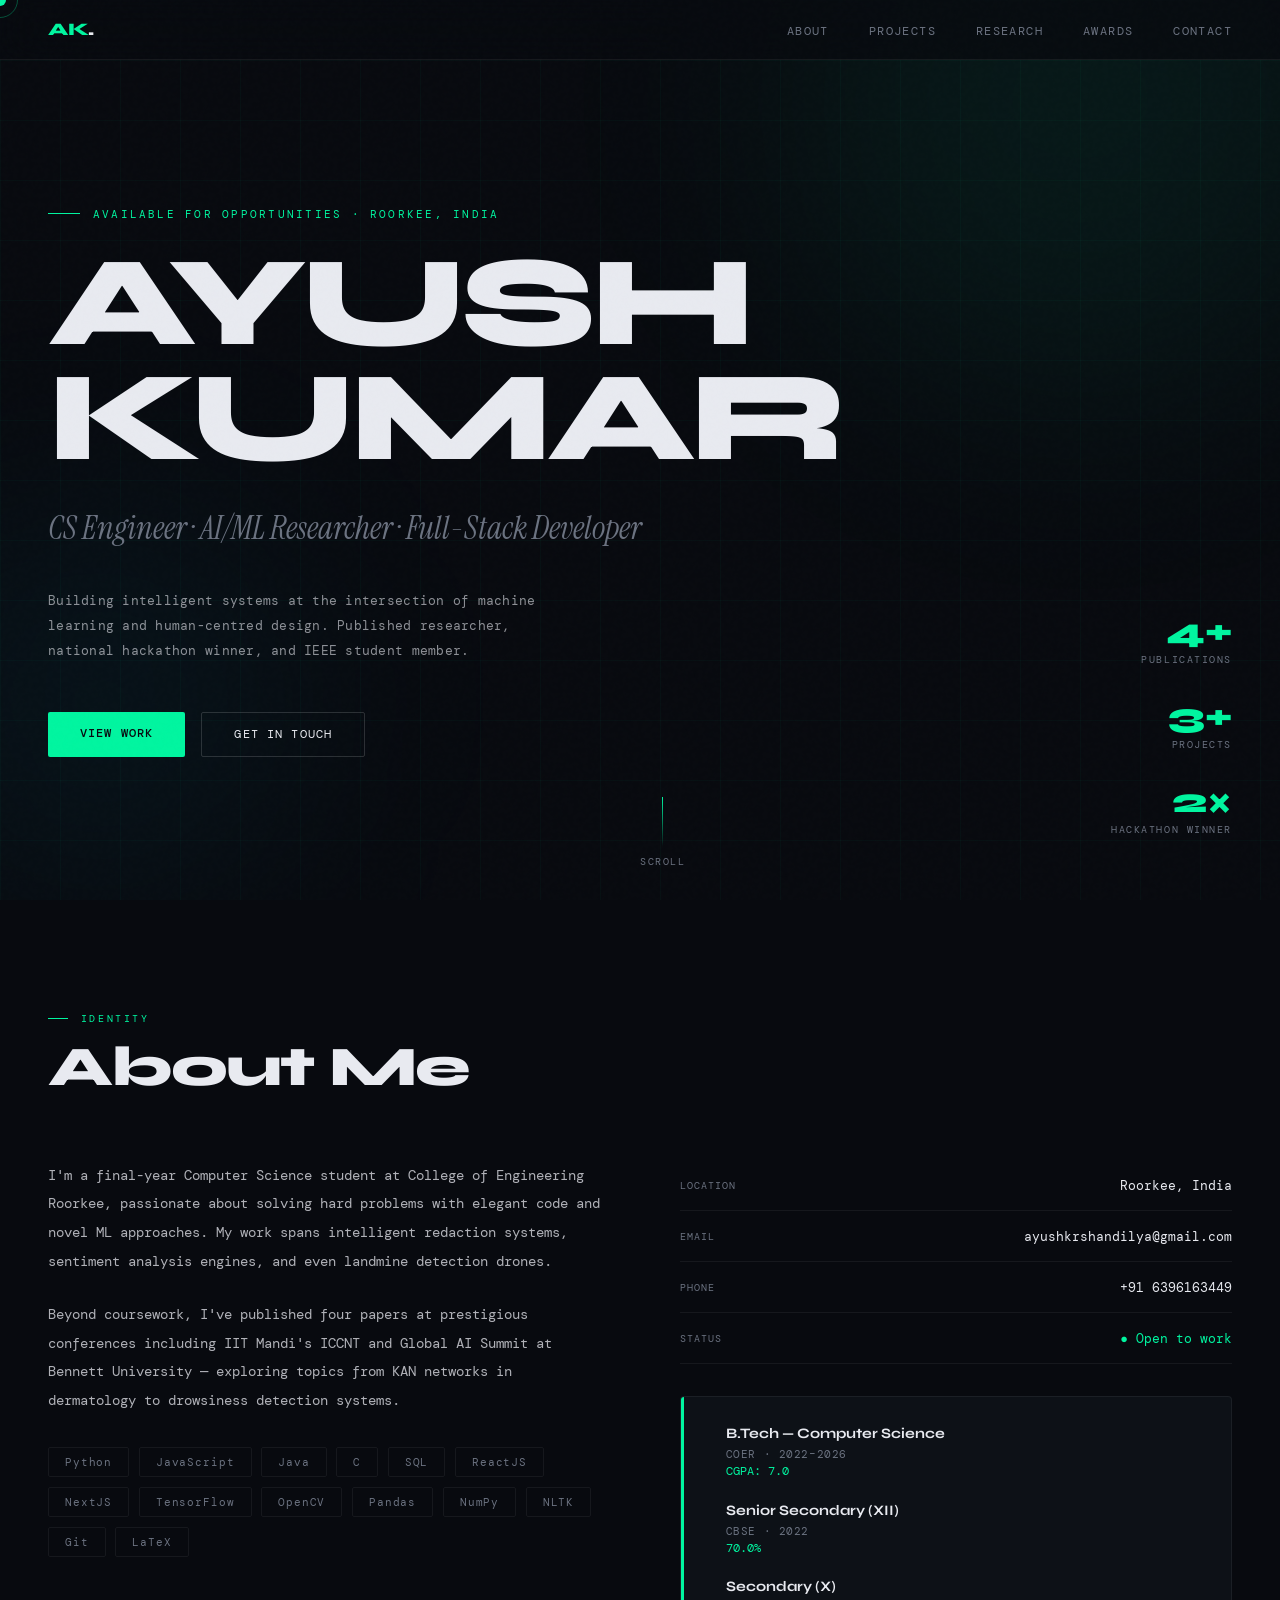
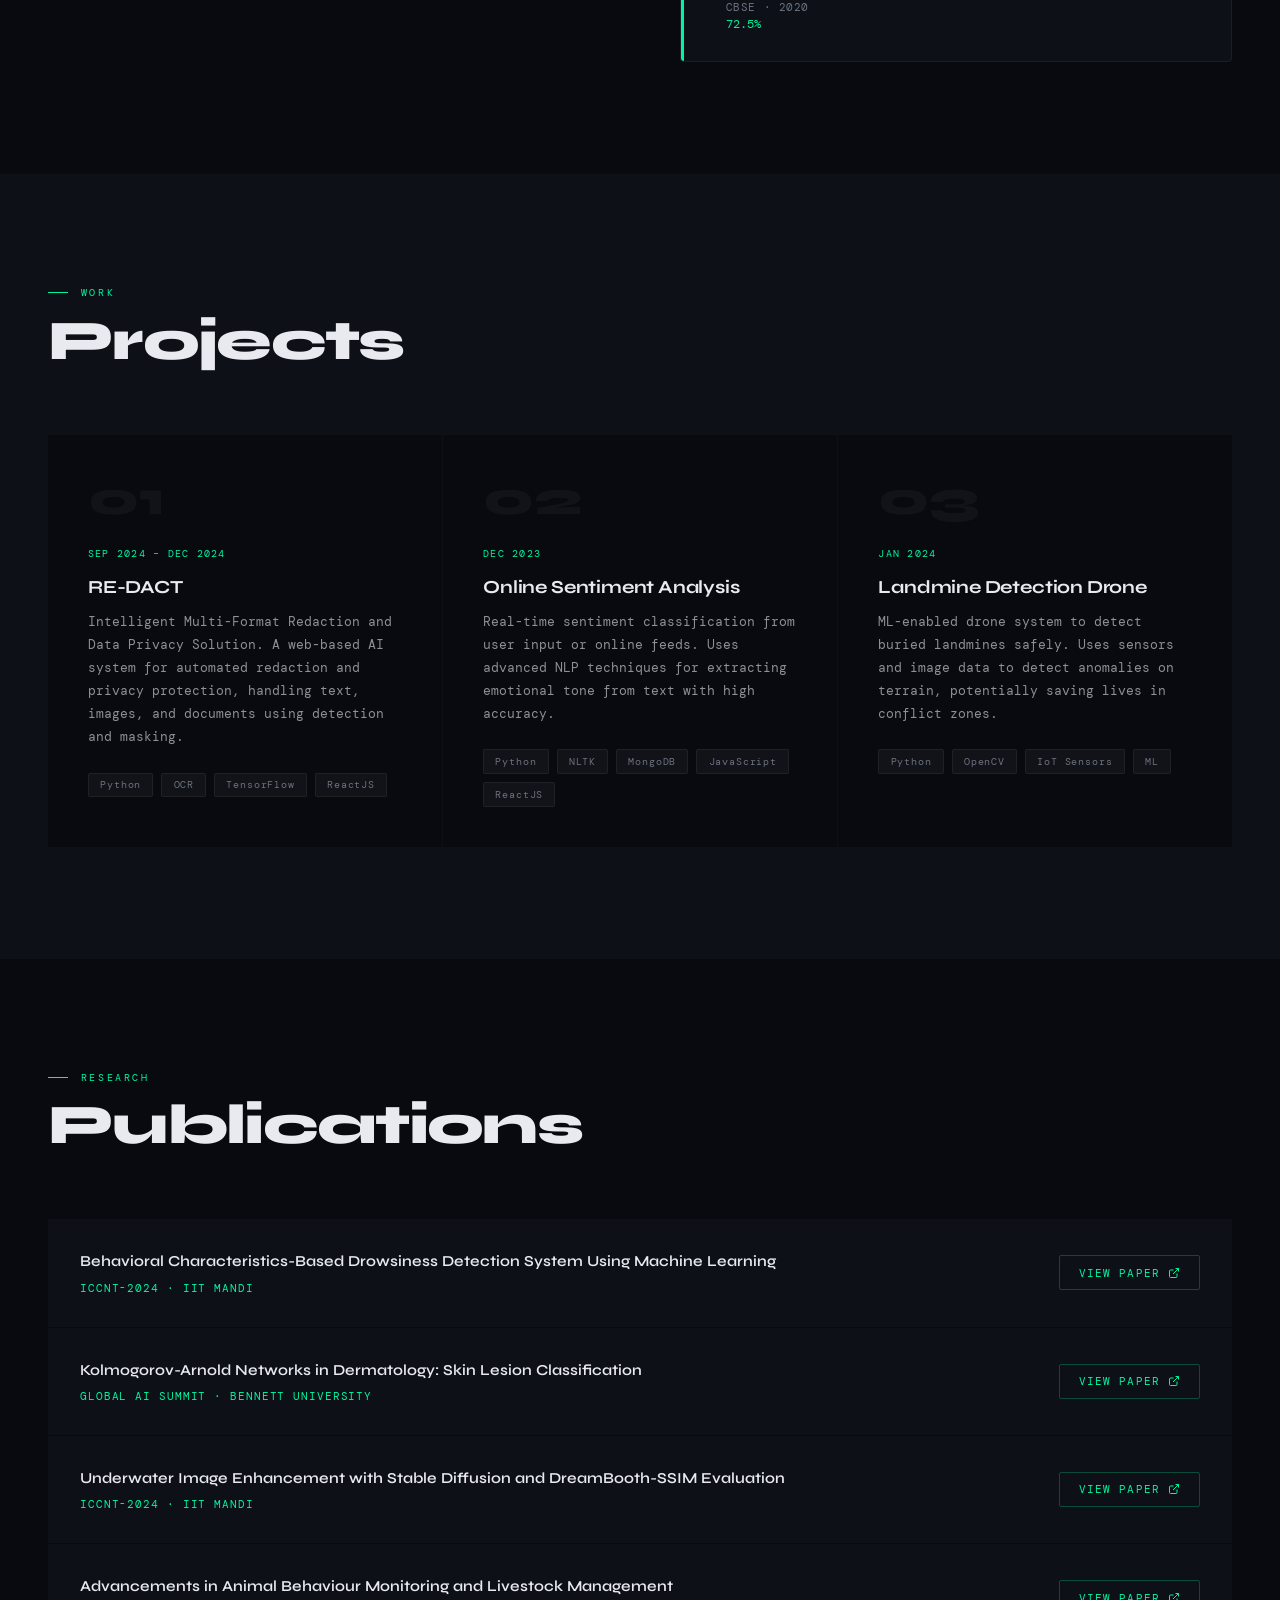
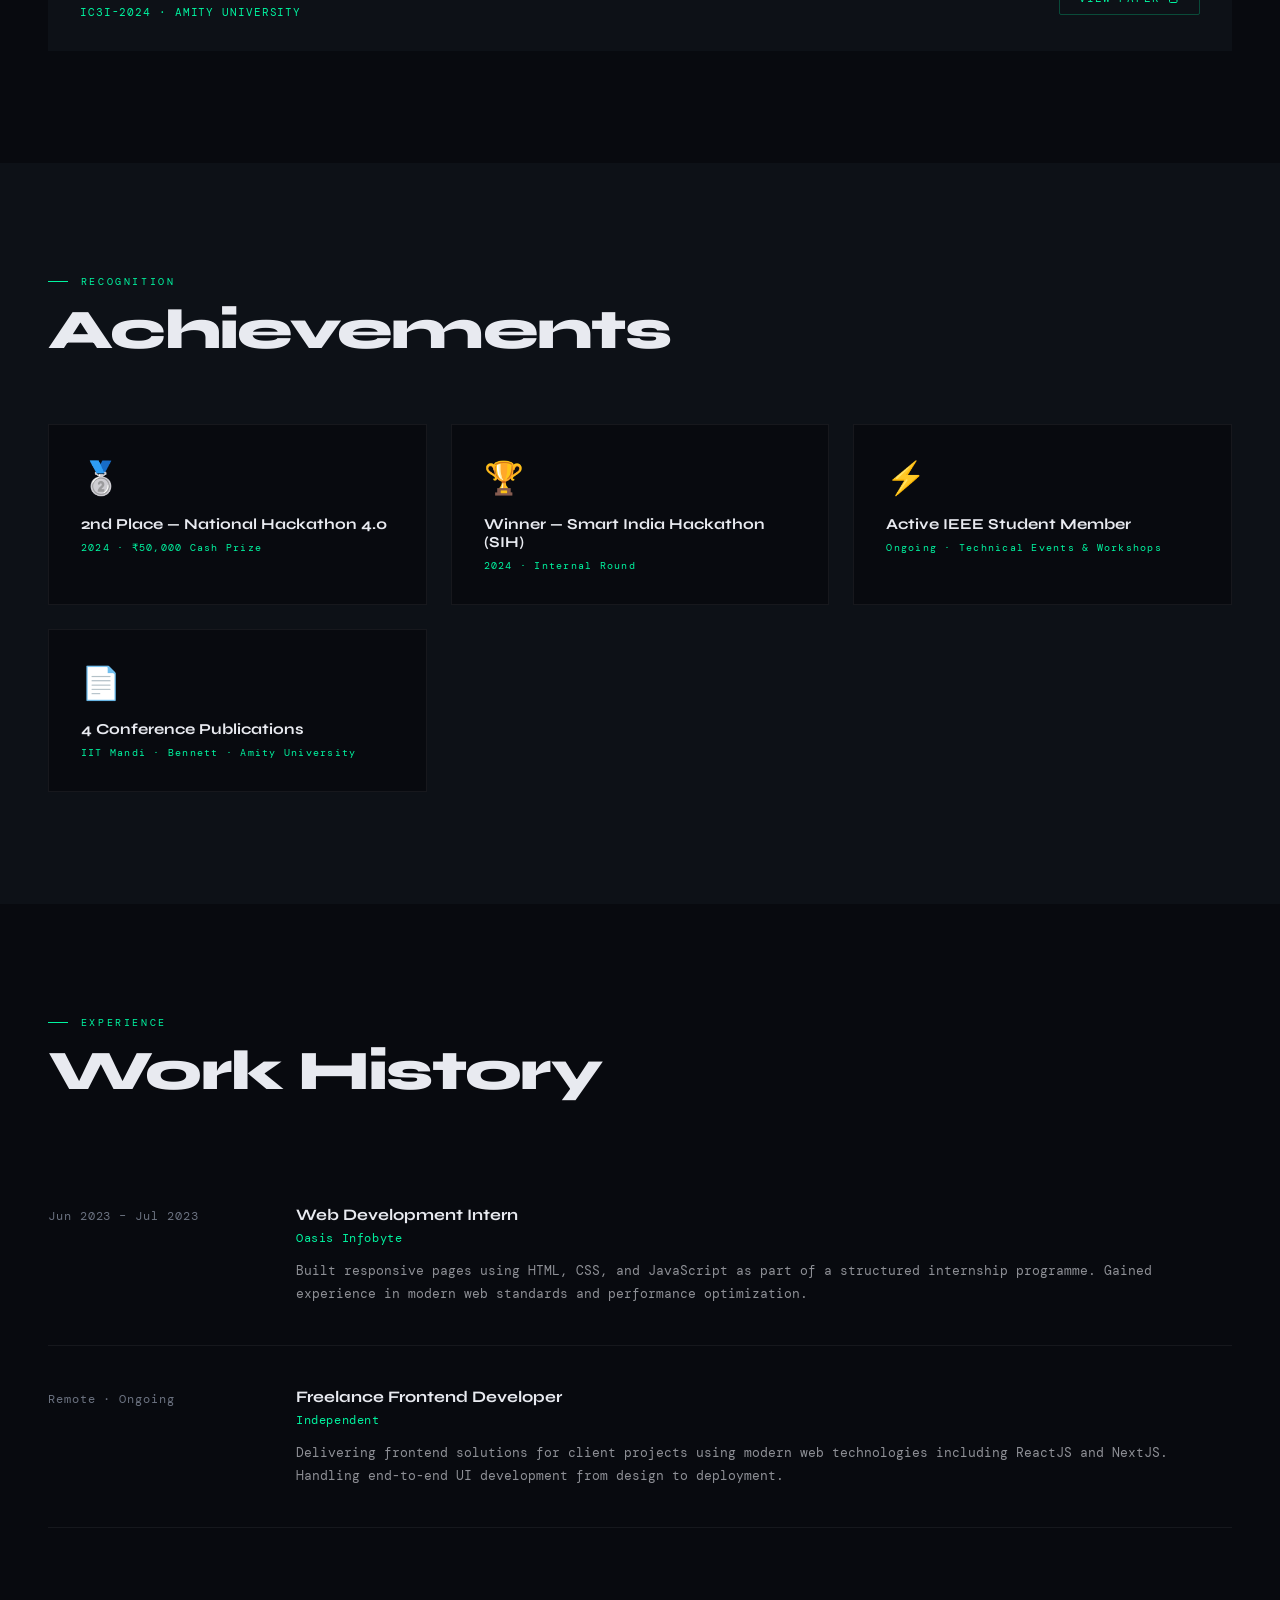
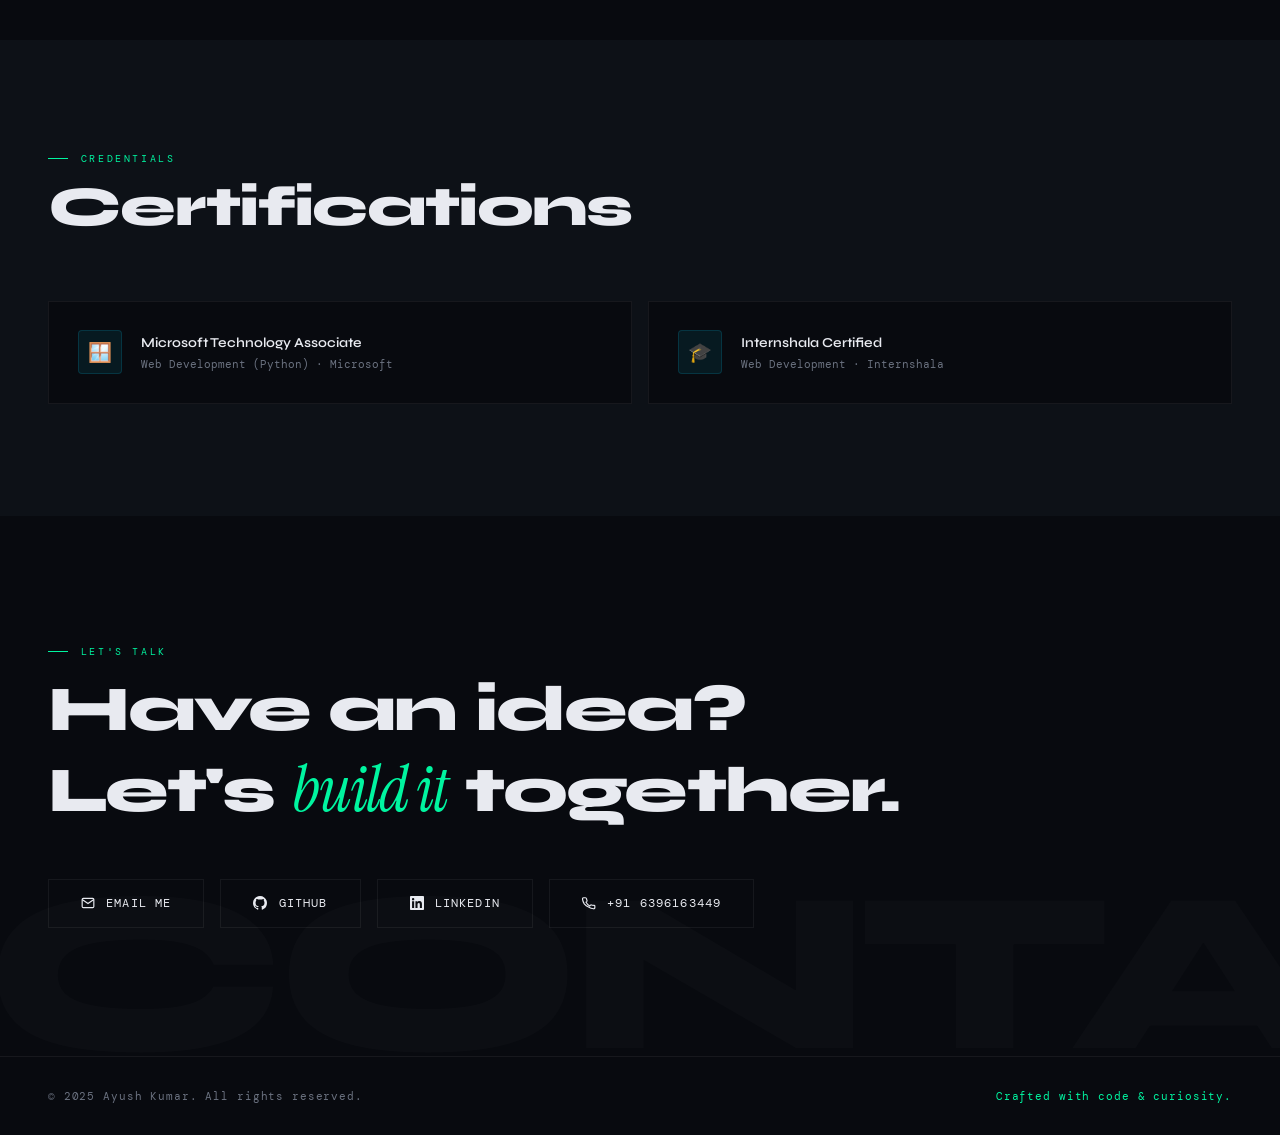
<file: index.html>
<!DOCTYPE html>
<html lang="en">
<head>
<meta charset="UTF-8">
<meta name="viewport" content="width=device-width, initial-scale=1.0">
<title>Ayush Kumar — Portfolio</title>
<link href="https://fonts.googleapis.com/css2?family=Syne:wght@400;600;700;800&family=DM+Mono:ital,wght@0,300;0,400;1,300&family=Instrument+Serif:ital@0;1&display=swap" rel="stylesheet">
<link rel="stylesheet" href="style.css">
</head>
<body>

<div class="cursor" id="cursor"></div>
<div class="cursor-trail" id="trail"></div>
<div class="progress-line" id="progress"></div>

<!-- NAV -->
<nav>
  <a class="nav-logo" href="#">AK<span style="color:var(--text)">.</span></a>
  <ul class="nav-links">
    <li><a href="#about">About</a></li>
    <li><a href="#projects">Projects</a></li>
    <li><a href="#publications">Research</a></li>
    <li><a href="#achievements">Awards</a></li>
    <li><a href="#contact">Contact</a></li>
  </ul>
</nav>

<!-- HERO -->
<section id="hero">
  <div class="hero-bg-orb orb1"></div>
  <div class="hero-bg-orb orb2"></div>

  <p class="hero-tag">Available for opportunities · Roorkee, India</p>

  <h1 class="hero-name">
    <span class="line"><span>AYUSH</span></span>
    <span class="line"><span>KUMAR</span></span>
  </h1>

  <p class="hero-subtitle">CS Engineer · AI/ML Researcher · Full-Stack Developer</p>

  <p class="hero-desc">
    Building intelligent systems at the intersection of machine learning and human-centred design.
    Published researcher, national hackathon winner, and IEEE student member.
  </p>

  <div class="hero-cta">
    <a href="#projects" class="btn btn-primary">View Work</a>
    <a href="mailto:ayushkrshandilya@gmail.com" class="btn btn-outline">Get in Touch</a>
  </div>

  <div class="hero-stats">
    <div class="stat">
      <div class="stat-num">4+</div>
      <div class="stat-label">Publications</div>
    </div>
    <div class="stat">
      <div class="stat-num">3+</div>
      <div class="stat-label">Projects</div>
    </div>
    <div class="stat">
      <div class="stat-num">2×</div>
      <div class="stat-label">Hackathon Winner</div>
    </div>
  </div>

  <div class="scroll-hint">
    <div class="scroll-line"></div>
    Scroll
  </div>
</section>

<!-- ABOUT -->
<section id="about">
  <p class="section-tag reveal">Identity</p>
  <h2 class="section-title reveal">About Me</h2>
  <div class="about-grid">
    <div class="about-text reveal">
      <p>I'm a final-year Computer Science student at College of Engineering Roorkee, passionate about solving hard problems with elegant code and novel ML approaches. My work spans intelligent redaction systems, sentiment analysis engines, and even landmine detection drones.</p>
      <p>Beyond coursework, I've published four papers at prestigious conferences including IIT Mandi's ICCNT and Global AI Summit at Bennett University — exploring topics from KAN networks in dermatology to drowsiness detection systems.</p>
      <div class="about-skills">
        <span class="skill-chip">Python</span>
        <span class="skill-chip">JavaScript</span>
        <span class="skill-chip">Java</span>
        <span class="skill-chip">C</span>
        <span class="skill-chip">SQL</span>
        <span class="skill-chip">ReactJS</span>
        <span class="skill-chip">NextJS</span>
        <span class="skill-chip">TensorFlow</span>
        <span class="skill-chip">OpenCV</span>
        <span class="skill-chip">Pandas</span>
        <span class="skill-chip">NumPy</span>
        <span class="skill-chip">NLTK</span>
        <span class="skill-chip">Git</span>
        <span class="skill-chip">LaTeX</span>
      </div>
    </div>
    <div class="reveal">
      <div class="about-info">
        <div class="info-row">
          <span class="label">Location</span>
          <span class="val">Roorkee, India</span>
        </div>
        <div class="info-row">
          <span class="label">Email</span>
          <span class="val">ayushkrshandilya@gmail.com</span>
        </div>
        <div class="info-row">
          <span class="label">Phone</span>
          <span class="val">+91 6396163449</span>
        </div>
        <div class="info-row">
          <span class="label">Status</span>
          <span class="val" style="color:var(--accent)">● Open to work</span>
        </div>
      </div>

      <div class="edu-block" style="margin-top:2rem">
        <div class="edu-item">
          <div class="edu-degree">B.Tech — Computer Science</div>
          <div class="edu-meta">COER · 2022–2026</div>
          <div class="edu-score">CGPA: 7.0</div>
        </div>
        <div class="edu-item">
          <div class="edu-degree">Senior Secondary (XII)</div>
          <div class="edu-meta">CBSE · 2022</div>
          <div class="edu-score">70.0%</div>
        </div>
        <div class="edu-item">
          <div class="edu-degree">Secondary (X)</div>
          <div class="edu-meta">CBSE · 2020</div>
          <div class="edu-score">72.5%</div>
        </div>
      </div>
    </div>
  </div>
</section>

<!-- PROJECTS -->
<section id="projects">
  <p class="section-tag reveal">Work</p>
  <h2 class="section-title reveal">Projects</h2>
  <div class="projects-grid reveal">

    <div class="project-card">
      <div class="project-num">01</div>
      <div class="project-date">Sep 2024 – Dec 2024</div>
      <div class="project-title">RE-DACT</div>
      <p class="project-desc">Intelligent Multi-Format Redaction and Data Privacy Solution. A web-based AI system for automated redaction and privacy protection, handling text, images, and documents using detection and masking.</p>
      <div class="project-stack">
        <span class="stack-tag">Python</span>
        <span class="stack-tag">OCR</span>
        <span class="stack-tag">TensorFlow</span>
        <span class="stack-tag">ReactJS</span>
      </div>
    </div>

    <div class="project-card">
      <div class="project-num">02</div>
      <div class="project-date">Dec 2023</div>
      <div class="project-title">Online Sentiment Analysis</div>
      <p class="project-desc">Real-time sentiment classification from user input or online feeds. Uses advanced NLP techniques for extracting emotional tone from text with high accuracy.</p>
      <div class="project-stack">
        <span class="stack-tag">Python</span>
        <span class="stack-tag">NLTK</span>
        <span class="stack-tag">MongoDB</span>
        <span class="stack-tag">JavaScript</span>
        <span class="stack-tag">ReactJS</span>
      </div>
    </div>

    <div class="project-card">
      <div class="project-num">03</div>
      <div class="project-date">Jan 2024</div>
      <div class="project-title">Landmine Detection Drone</div>
      <p class="project-desc">ML-enabled drone system to detect buried landmines safely. Uses sensors and image data to detect anomalies on terrain, potentially saving lives in conflict zones.</p>
      <div class="project-stack">
        <span class="stack-tag">Python</span>
        <span class="stack-tag">OpenCV</span>
        <span class="stack-tag">IoT Sensors</span>
        <span class="stack-tag">ML</span>
      </div>
    </div>

  </div>
</section>

<!-- PUBLICATIONS -->
<section id="publications">
  <p class="section-tag reveal">Research</p>
  <h2 class="section-title reveal">Publications</h2>
  <div class="pub-list reveal">

    <div class="pub-item">
      <div>
        <div class="pub-title">Behavioral Characteristics-Based Drowsiness Detection System Using Machine Learning</div>
        <div class="pub-venue">ICCNT-2024 · IIT Mandi</div>
      </div>
      <a class="pub-link" href="https://ieeexplore.ieee.org/search/searchresult.jsp?queryText=Behavioral+Characteristics+Drowsiness+Detection+Machine+Learning" target="_blank" rel="noopener">
        View Paper
        <svg viewBox="0 0 24 24" fill="none" stroke="currentColor" stroke-width="2"><path d="M18 13v6a2 2 0 01-2 2H5a2 2 0 01-2-2V8a2 2 0 012-2h6"/><polyline points="15 3 21 3 21 9"/><line x1="10" y1="14" x2="21" y2="3"/></svg>
      </a>
    </div>

    <div class="pub-item">
      <div>
        <div class="pub-title">Kolmogorov-Arnold Networks in Dermatology: Skin Lesion Classification</div>
        <div class="pub-venue">Global AI Summit · Bennett University</div>
      </div>
      <a class="pub-link" href="https://scholar.google.com/scholar?q=Kolmogorov-Arnold+Networks+Dermatology+Skin+Lesion+Classification" target="_blank" rel="noopener">
        View Paper
        <svg viewBox="0 0 24 24" fill="none" stroke="currentColor" stroke-width="2"><path d="M18 13v6a2 2 0 01-2 2H5a2 2 0 01-2-2V8a2 2 0 012-2h6"/><polyline points="15 3 21 3 21 9"/><line x1="10" y1="14" x2="21" y2="3"/></svg>
      </a>
    </div>

    <div class="pub-item">
      <div>
        <div class="pub-title">Underwater Image Enhancement with Stable Diffusion and DreamBooth-SSIM Evaluation</div>
        <div class="pub-venue">ICCNT-2024 · IIT Mandi</div>
      </div>
      <a class="pub-link" href="https://ieeexplore.ieee.org/search/searchresult.jsp?queryText=Underwater+Image+Enhancement+Stable+Diffusion+DreamBooth+SSIM" target="_blank" rel="noopener">
        View Paper
        <svg viewBox="0 0 24 24" fill="none" stroke="currentColor" stroke-width="2"><path d="M18 13v6a2 2 0 01-2 2H5a2 2 0 01-2-2V8a2 2 0 012-2h6"/><polyline points="15 3 21 3 21 9"/><line x1="10" y1="14" x2="21" y2="3"/></svg>
      </a>
    </div>

    <div class="pub-item">
      <div>
        <div class="pub-title">Advancements in Animal Behaviour Monitoring and Livestock Management</div>
        <div class="pub-venue">IC3I-2024 · Amity University</div>
      </div>
      <a class="pub-link" href="https://ieeexplore.ieee.org/search/searchresult.jsp?queryText=Animal+Behaviour+Monitoring+Livestock+Management+IC3I" target="_blank" rel="noopener">
        View Paper
        <svg viewBox="0 0 24 24" fill="none" stroke="currentColor" stroke-width="2"><path d="M18 13v6a2 2 0 01-2 2H5a2 2 0 01-2-2V8a2 2 0 012-2h6"/><polyline points="15 3 21 3 21 9"/><line x1="10" y1="14" x2="21" y2="3"/></svg>
      </a>
    </div>

  </div>
</section>

<!-- ACHIEVEMENTS -->
<section id="achievements">
  <p class="section-tag reveal">Recognition</p>
  <h2 class="section-title reveal">Achievements</h2>
  <div class="ach-grid reveal">
    <div class="ach-card">
      <div class="ach-icon">🥈</div>
      <div class="ach-title">2nd Place — National Hackathon 4.0</div>
      <div class="ach-year">2024 · ₹50,000 Cash Prize</div>
    </div>
    <div class="ach-card">
      <div class="ach-icon">🏆</div>
      <div class="ach-title">Winner — Smart India Hackathon (SIH)</div>
      <div class="ach-year">2024 · Internal Round</div>
    </div>
    <div class="ach-card">
      <div class="ach-icon">⚡</div>
      <div class="ach-title">Active IEEE Student Member</div>
      <div class="ach-year">Ongoing · Technical Events & Workshops</div>
    </div>
    <div class="ach-card">
      <div class="ach-icon">📄</div>
      <div class="ach-title">4 Conference Publications</div>
      <div class="ach-year">IIT Mandi · Bennett · Amity University</div>
    </div>
  </div>
</section>

<!-- EXPERIENCE -->
<section id="experience">
  <p class="section-tag reveal">Experience</p>
  <h2 class="section-title reveal">Work History</h2>
  <div class="exp-list reveal">
    <div class="exp-item">
      <div class="exp-period">Jun 2023 – Jul 2023</div>
      <div>
        <div class="exp-role">Web Development Intern</div>
        <div class="exp-company">Oasis Infobyte</div>
        <div class="exp-desc">Built responsive pages using HTML, CSS, and JavaScript as part of a structured internship programme. Gained experience in modern web standards and performance optimization.</div>
      </div>
    </div>
    <div class="exp-item">
      <div class="exp-period">Remote · Ongoing</div>
      <div>
        <div class="exp-role">Freelance Frontend Developer</div>
        <div class="exp-company">Independent</div>
        <div class="exp-desc">Delivering frontend solutions for client projects using modern web technologies including ReactJS and NextJS. Handling end-to-end UI development from design to deployment.</div>
      </div>
    </div>
  </div>
</section>

<!-- CERTIFICATIONS -->
<section id="certifications">
  <p class="section-tag reveal">Credentials</p>
  <h2 class="section-title reveal">Certifications</h2>
  <div class="cert-grid reveal">
    <div class="cert-card">
      <div class="cert-icon">🪟</div>
      <div>
        <div class="cert-name">Microsoft Technology Associate</div>
        <div class="cert-org">Web Development (Python) · Microsoft</div>
      </div>
    </div>
    <div class="cert-card">
      <div class="cert-icon">🎓</div>
      <div>
        <div class="cert-name">Internshala Certified</div>
        <div class="cert-org">Web Development · Internshala</div>
      </div>
    </div>
  </div>
</section>

<!-- CONTACT -->
<section id="contact">
  <div class="contact-content">
    <p class="section-tag reveal">Let's Talk</p>
    <h2 class="contact-big reveal">Have an idea?<br>Let's <em>build it</em> together.</h2>
    <div class="contact-links reveal">
      <a href="mailto:ayushkrshandilya@gmail.com" class="contact-link">
        <svg width="14" height="14" viewBox="0 0 24 24" fill="none" stroke="currentColor" stroke-width="2"><path d="M4 4h16c1.1 0 2 .9 2 2v12c0 1.1-.9 2-2 2H4c-1.1 0-2-.9-2-2V6c0-1.1.9-2 2-2z"/><polyline points="22,6 12,13 2,6"/></svg>
        Email Me
      </a>
      <a href="https://github.com/" target="_blank" rel="noopener" class="contact-link">
        <svg width="14" height="14" viewBox="0 0 24 24" fill="currentColor"><path d="M12 0C5.37 0 0 5.37 0 12c0 5.31 3.435 9.795 8.205 11.385.6.105.825-.255.825-.57 0-.285-.015-1.23-.015-2.235-3.015.555-3.795-.735-4.035-1.41-.135-.345-.72-1.41-1.23-1.695-.42-.225-1.02-.78-.015-.795.945-.015 1.62.87 1.845 1.23 1.08 1.815 2.805 1.305 3.495.99.105-.78.42-1.305.765-1.605-2.67-.3-5.46-1.335-5.46-5.925 0-1.305.465-2.385 1.23-3.225-.12-.3-.54-1.53.12-3.18 0 0 1.005-.315 3.3 1.23.96-.27 1.98-.405 3-.405s2.04.135 3 .405c2.295-1.56 3.3-1.23 3.3-1.23.66 1.65.24 2.88.12 3.18.765.84 1.23 1.905 1.23 3.225 0 4.605-2.805 5.625-5.475 5.925.435.375.81 1.095.81 2.22 0 1.605-.015 2.895-.015 3.3 0 .315.225.69.825.57A12.02 12.02 0 0024 12c0-6.63-5.37-12-12-12z"/></svg>
        GitHub
      </a>
      <a href="https://linkedin.com/" target="_blank" rel="noopener" class="contact-link">
        <svg width="14" height="14" viewBox="0 0 24 24" fill="currentColor"><path d="M20.447 20.452h-3.554v-5.569c0-1.328-.027-3.037-1.852-3.037-1.853 0-2.136 1.445-2.136 2.939v5.667H9.351V9h3.414v1.561h.046c.477-.9 1.637-1.85 3.37-1.85 3.601 0 4.267 2.37 4.267 5.455v6.286zM5.337 7.433a2.062 2.062 0 01-2.063-2.065 2.064 2.064 0 112.063 2.065zm1.782 13.019H3.555V9h3.564v11.452zM22.225 0H1.771C.792 0 0 .774 0 1.729v20.542C0 23.227.792 24 1.771 24h20.451C23.2 24 24 23.227 24 22.271V1.729C24 .774 23.2 0 22.222 0h.003z"/></svg>
        LinkedIn
      </a>
      <a href="tel:+916396163449" class="contact-link">
        <svg width="14" height="14" viewBox="0 0 24 24" fill="none" stroke="currentColor" stroke-width="2"><path d="M22 16.92v3a2 2 0 01-2.18 2 19.79 19.79 0 01-8.63-3.07A19.5 19.5 0 013.9 13.6a19.79 19.79 0 01-3.07-8.67A2 2 0 012.8 3h3a2 2 0 012 1.72c.127.96.361 1.903.7 2.81a2 2 0 01-.45 2.11L6.91 10.7a16 16 0 006.29 6.29l1.06-1.06a2 2 0 012.11-.45c.907.339 1.85.573 2.81.7A2 2 0 0122 16.92z"/></svg>
        +91 6396163449
      </a>
    </div>
  </div>
</section>

<footer>
  <span>© 2025 Ayush Kumar. All rights reserved.</span>
  <span style="color:var(--accent)">Crafted with code & curiosity.</span>
</footer>

<script src="script.js"></script>
</body>
</html>
</file>
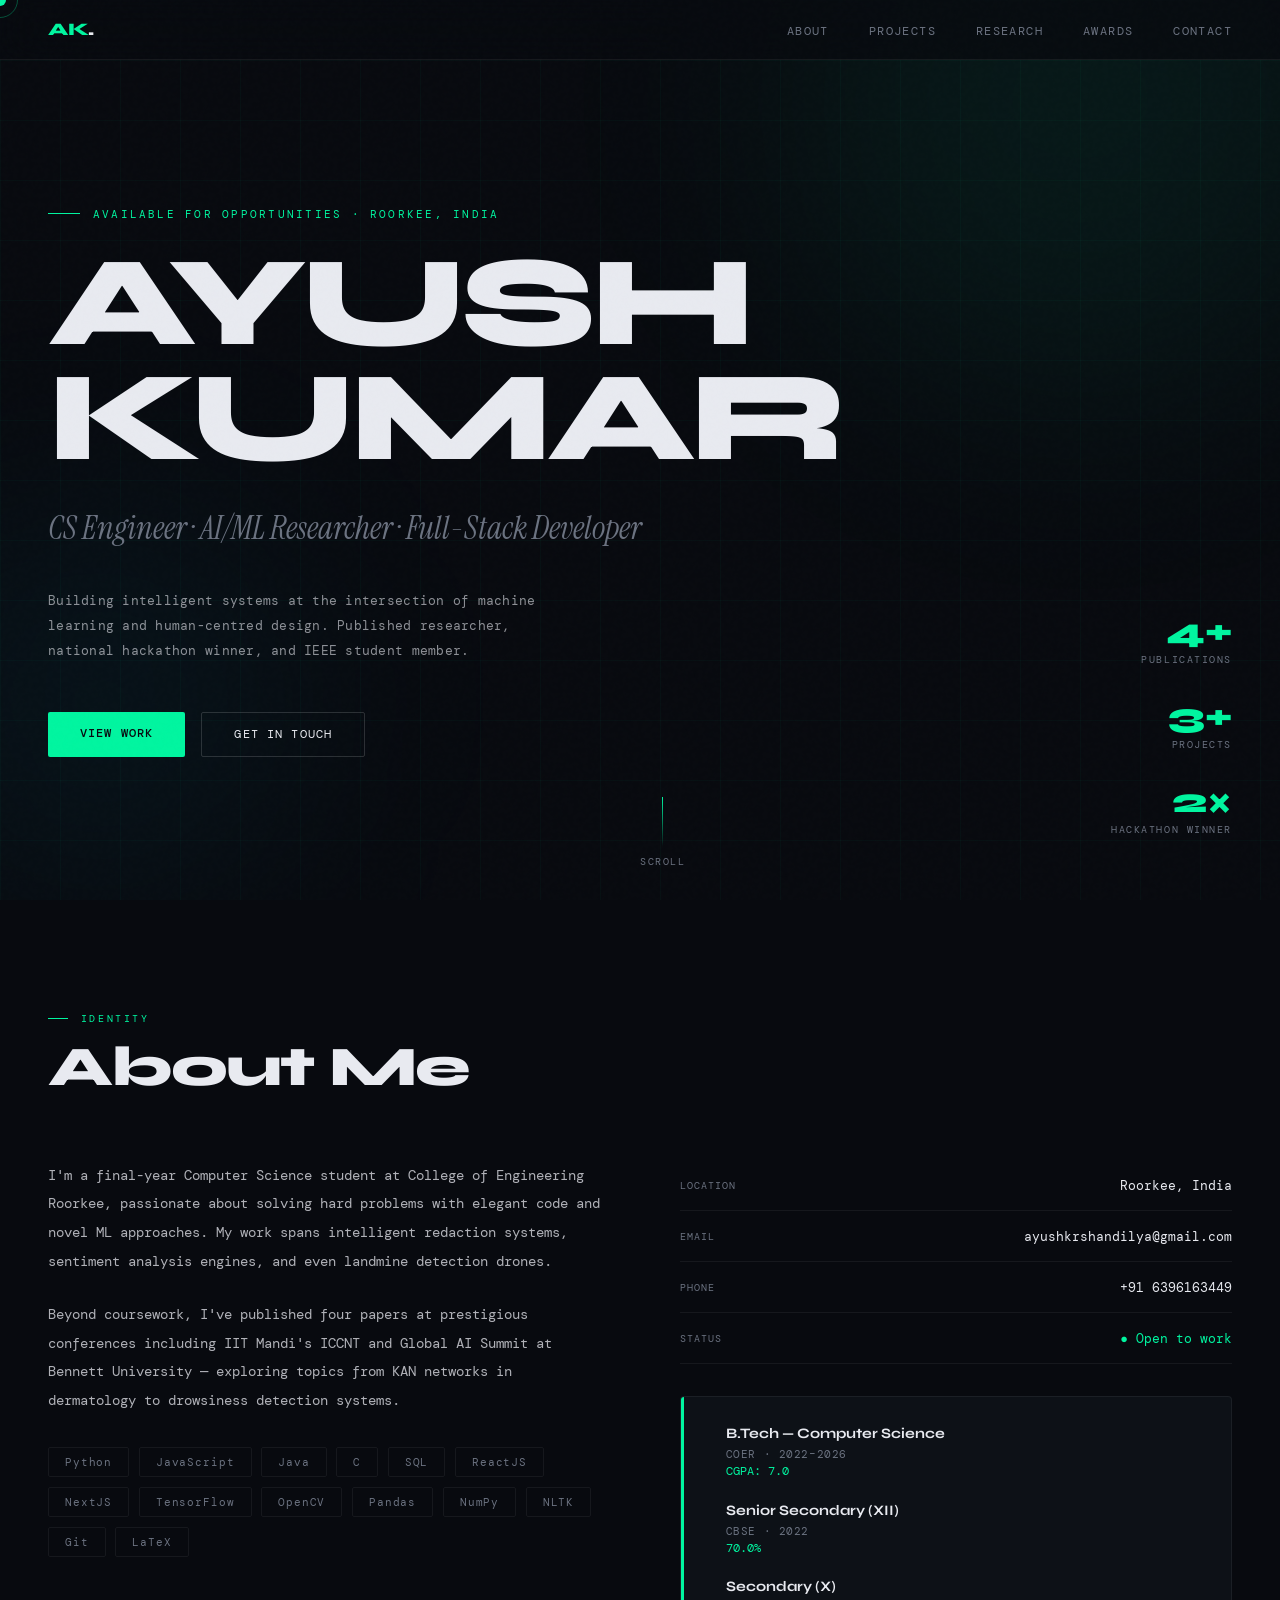
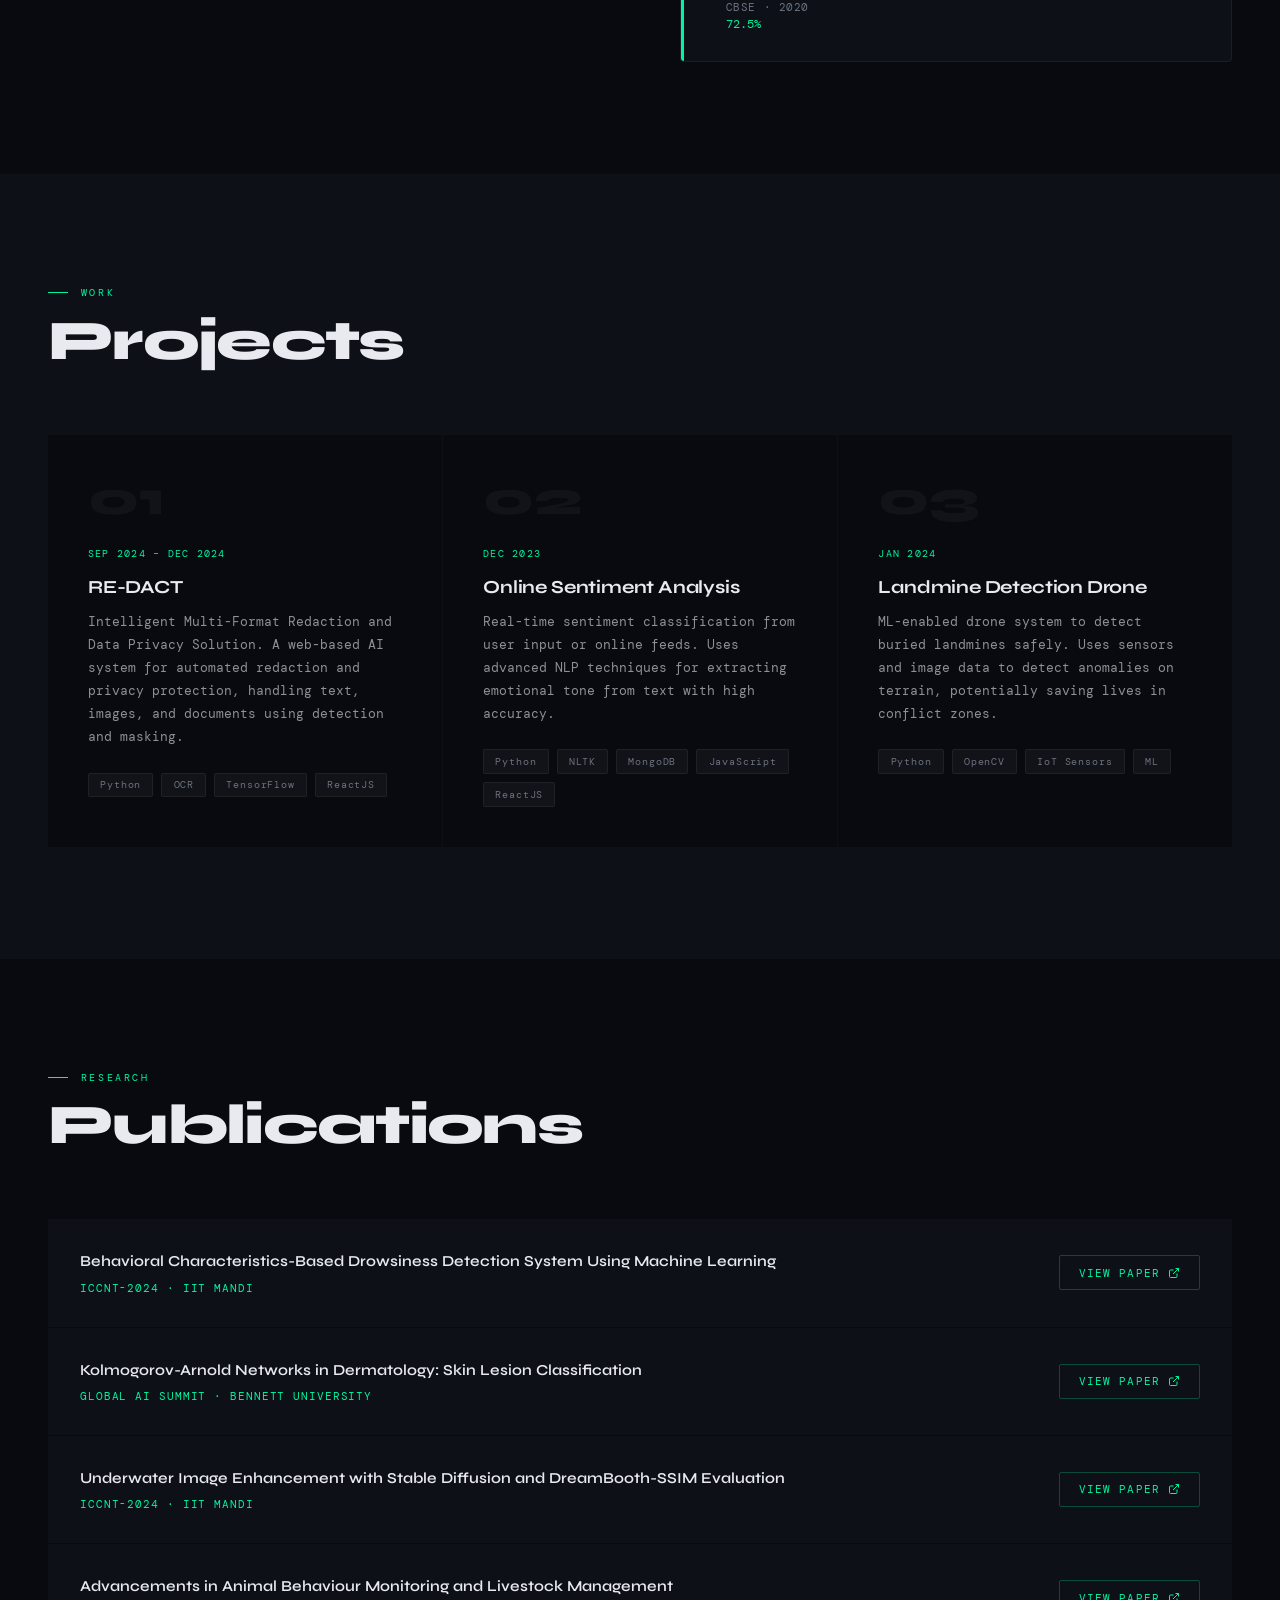
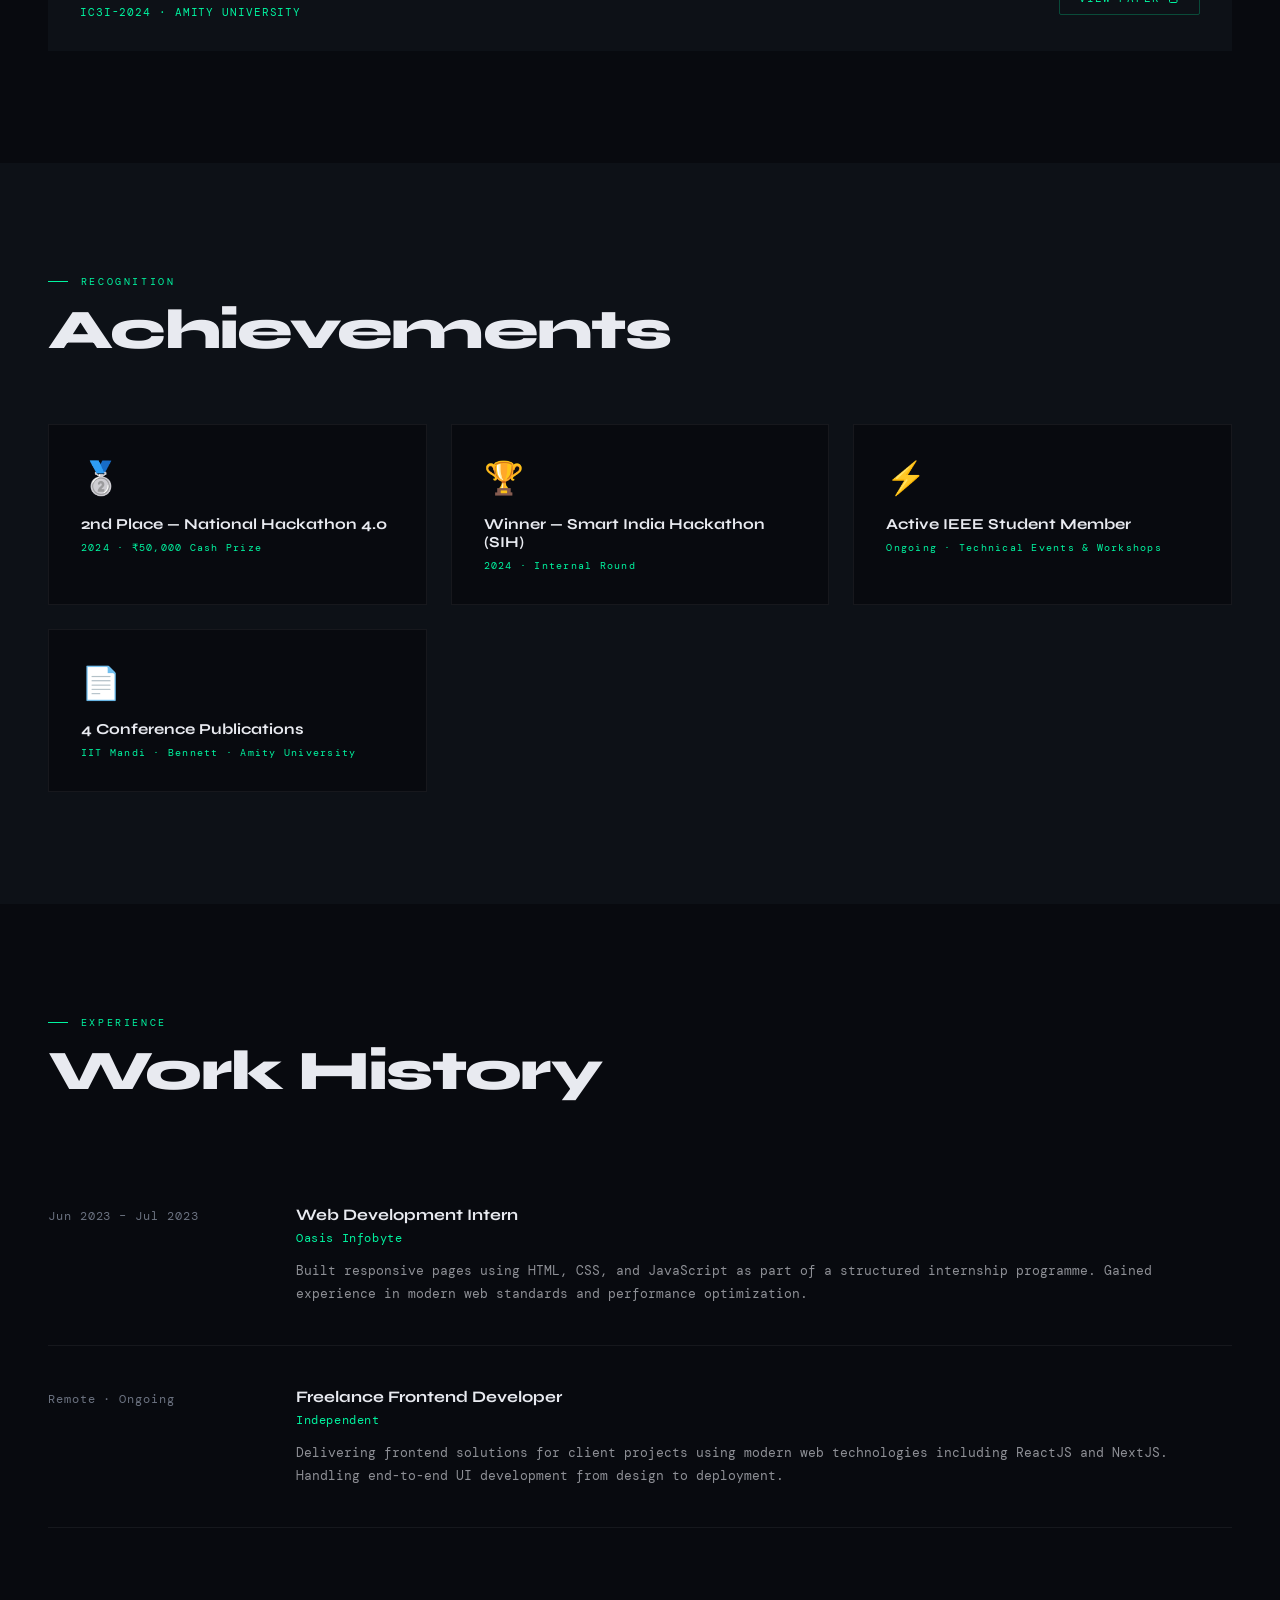
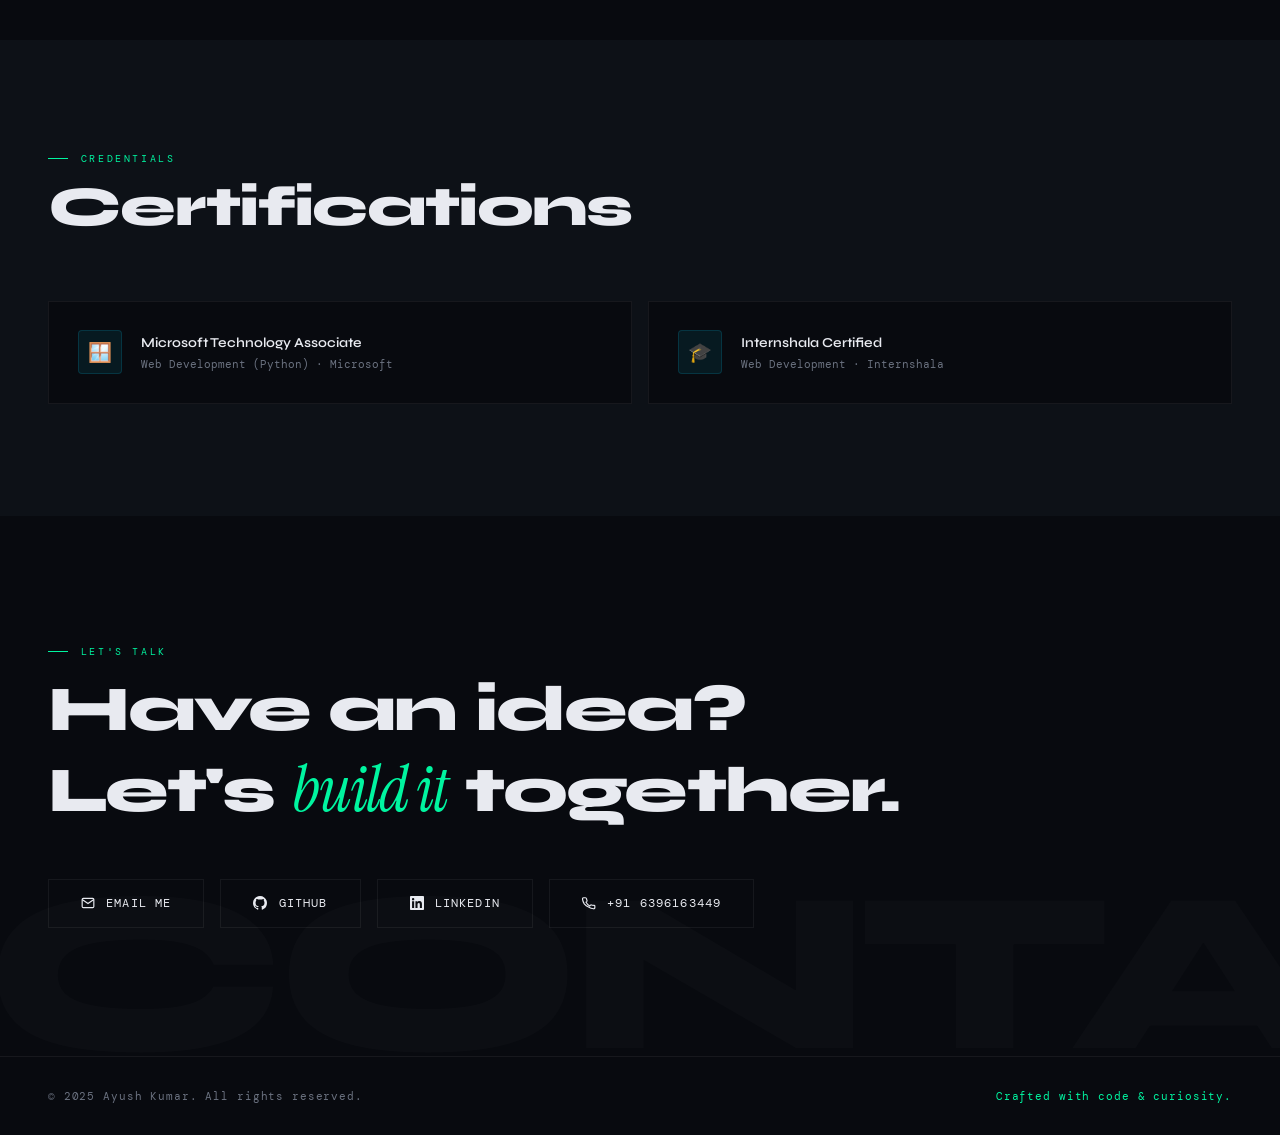
<file: cv website/index.html>
<!DOCTYPE html>
<html lang="en">
<head>
<meta charset="UTF-8">
<meta name="viewport" content="width=device-width, initial-scale=1.0">
<title>Ayush Kumar — Portfolio</title>
<link href="https://fonts.googleapis.com/css2?family=Syne:wght@400;600;700;800&family=DM+Mono:ital,wght@0,300;0,400;1,300&family=Instrument+Serif:ital@0;1&display=swap" rel="stylesheet">
<link rel="stylesheet" href="style.css">
</head>
<body>

<div class="cursor" id="cursor"></div>
<div class="cursor-trail" id="trail"></div>
<div class="progress-line" id="progress"></div>

<!-- NAV -->
<nav>
  <a class="nav-logo" href="#">AK<span style="color:var(--text)">.</span></a>
  <ul class="nav-links">
    <li><a href="#about">About</a></li>
    <li><a href="#projects">Projects</a></li>
    <li><a href="#publications">Research</a></li>
    <li><a href="#achievements">Awards</a></li>
    <li><a href="#contact">Contact</a></li>
  </ul>
</nav>

<!-- HERO -->
<section id="hero">
  <div class="hero-bg-orb orb1"></div>
  <div class="hero-bg-orb orb2"></div>

  <p class="hero-tag">Available for opportunities · Roorkee, India</p>

  <h1 class="hero-name">
    <span class="line"><span>AYUSH</span></span>
    <span class="line"><span>KUMAR</span></span>
  </h1>

  <p class="hero-subtitle">CS Engineer · AI/ML Researcher · Full-Stack Developer</p>

  <p class="hero-desc">
    Building intelligent systems at the intersection of machine learning and human-centred design.
    Published researcher, national hackathon winner, and IEEE student member.
  </p>

  <div class="hero-cta">
    <a href="#projects" class="btn btn-primary">View Work</a>
    <a href="mailto:ayushkrshandilya@gmail.com" class="btn btn-outline">Get in Touch</a>
  </div>

  <div class="hero-stats">
    <div class="stat">
      <div class="stat-num">4+</div>
      <div class="stat-label">Publications</div>
    </div>
    <div class="stat">
      <div class="stat-num">3+</div>
      <div class="stat-label">Projects</div>
    </div>
    <div class="stat">
      <div class="stat-num">2×</div>
      <div class="stat-label">Hackathon Winner</div>
    </div>
  </div>

  <div class="scroll-hint">
    <div class="scroll-line"></div>
    Scroll
  </div>
</section>

<!-- ABOUT -->
<section id="about">
  <p class="section-tag reveal">Identity</p>
  <h2 class="section-title reveal">About Me</h2>
  <div class="about-grid">
    <div class="about-text reveal">
      <p>I'm a final-year Computer Science student at College of Engineering Roorkee, passionate about solving hard problems with elegant code and novel ML approaches. My work spans intelligent redaction systems, sentiment analysis engines, and even landmine detection drones.</p>
      <p>Beyond coursework, I've published four papers at prestigious conferences including IIT Mandi's ICCNT and Global AI Summit at Bennett University — exploring topics from KAN networks in dermatology to drowsiness detection systems.</p>
      <div class="about-skills">
        <span class="skill-chip">Python</span>
        <span class="skill-chip">JavaScript</span>
        <span class="skill-chip">Java</span>
        <span class="skill-chip">C</span>
        <span class="skill-chip">SQL</span>
        <span class="skill-chip">ReactJS</span>
        <span class="skill-chip">NextJS</span>
        <span class="skill-chip">TensorFlow</span>
        <span class="skill-chip">OpenCV</span>
        <span class="skill-chip">Pandas</span>
        <span class="skill-chip">NumPy</span>
        <span class="skill-chip">NLTK</span>
        <span class="skill-chip">Git</span>
        <span class="skill-chip">LaTeX</span>
      </div>
    </div>
    <div class="reveal">
      <div class="about-info">
        <div class="info-row">
          <span class="label">Location</span>
          <span class="val">Roorkee, India</span>
        </div>
        <div class="info-row">
          <span class="label">Email</span>
          <span class="val">ayushkrshandilya@gmail.com</span>
        </div>
        <div class="info-row">
          <span class="label">Phone</span>
          <span class="val">+91 6396163449</span>
        </div>
        <div class="info-row">
          <span class="label">Status</span>
          <span class="val" style="color:var(--accent)">● Open to work</span>
        </div>
      </div>

      <div class="edu-block" style="margin-top:2rem">
        <div class="edu-item">
          <div class="edu-degree">B.Tech — Computer Science</div>
          <div class="edu-meta">COER · 2022–2026</div>
          <div class="edu-score">CGPA: 7.0</div>
        </div>
        <div class="edu-item">
          <div class="edu-degree">Senior Secondary (XII)</div>
          <div class="edu-meta">CBSE · 2022</div>
          <div class="edu-score">70.0%</div>
        </div>
        <div class="edu-item">
          <div class="edu-degree">Secondary (X)</div>
          <div class="edu-meta">CBSE · 2020</div>
          <div class="edu-score">72.5%</div>
        </div>
      </div>
    </div>
  </div>
</section>

<!-- PROJECTS -->
<section id="projects">
  <p class="section-tag reveal">Work</p>
  <h2 class="section-title reveal">Projects</h2>
  <div class="projects-grid reveal">

    <div class="project-card">
      <div class="project-num">01</div>
      <div class="project-date">Sep 2024 – Dec 2024</div>
      <div class="project-title">RE-DACT</div>
      <p class="project-desc">Intelligent Multi-Format Redaction and Data Privacy Solution. A web-based AI system for automated redaction and privacy protection, handling text, images, and documents using detection and masking.</p>
      <div class="project-stack">
        <span class="stack-tag">Python</span>
        <span class="stack-tag">OCR</span>
        <span class="stack-tag">TensorFlow</span>
        <span class="stack-tag">ReactJS</span>
      </div>
    </div>

    <div class="project-card">
      <div class="project-num">02</div>
      <div class="project-date">Dec 2023</div>
      <div class="project-title">Online Sentiment Analysis</div>
      <p class="project-desc">Real-time sentiment classification from user input or online feeds. Uses advanced NLP techniques for extracting emotional tone from text with high accuracy.</p>
      <div class="project-stack">
        <span class="stack-tag">Python</span>
        <span class="stack-tag">NLTK</span>
        <span class="stack-tag">MongoDB</span>
        <span class="stack-tag">JavaScript</span>
        <span class="stack-tag">ReactJS</span>
      </div>
    </div>

    <div class="project-card">
      <div class="project-num">03</div>
      <div class="project-date">Jan 2024</div>
      <div class="project-title">Landmine Detection Drone</div>
      <p class="project-desc">ML-enabled drone system to detect buried landmines safely. Uses sensors and image data to detect anomalies on terrain, potentially saving lives in conflict zones.</p>
      <div class="project-stack">
        <span class="stack-tag">Python</span>
        <span class="stack-tag">OpenCV</span>
        <span class="stack-tag">IoT Sensors</span>
        <span class="stack-tag">ML</span>
      </div>
    </div>

  </div>
</section>

<!-- PUBLICATIONS -->
<section id="publications">
  <p class="section-tag reveal">Research</p>
  <h2 class="section-title reveal">Publications</h2>
  <div class="pub-list reveal">

    <div class="pub-item">
      <div>
        <div class="pub-title">Behavioral Characteristics-Based Drowsiness Detection System Using Machine Learning</div>
        <div class="pub-venue">ICCNT-2024 · IIT Mandi</div>
      </div>
      <a class="pub-link" href="https://ieeexplore.ieee.org/search/searchresult.jsp?queryText=Behavioral+Characteristics+Drowsiness+Detection+Machine+Learning" target="_blank" rel="noopener">
        View Paper
        <svg viewBox="0 0 24 24" fill="none" stroke="currentColor" stroke-width="2"><path d="M18 13v6a2 2 0 01-2 2H5a2 2 0 01-2-2V8a2 2 0 012-2h6"/><polyline points="15 3 21 3 21 9"/><line x1="10" y1="14" x2="21" y2="3"/></svg>
      </a>
    </div>

    <div class="pub-item">
      <div>
        <div class="pub-title">Kolmogorov-Arnold Networks in Dermatology: Skin Lesion Classification</div>
        <div class="pub-venue">Global AI Summit · Bennett University</div>
      </div>
      <a class="pub-link" href="https://scholar.google.com/scholar?q=Kolmogorov-Arnold+Networks+Dermatology+Skin+Lesion+Classification" target="_blank" rel="noopener">
        View Paper
        <svg viewBox="0 0 24 24" fill="none" stroke="currentColor" stroke-width="2"><path d="M18 13v6a2 2 0 01-2 2H5a2 2 0 01-2-2V8a2 2 0 012-2h6"/><polyline points="15 3 21 3 21 9"/><line x1="10" y1="14" x2="21" y2="3"/></svg>
      </a>
    </div>

    <div class="pub-item">
      <div>
        <div class="pub-title">Underwater Image Enhancement with Stable Diffusion and DreamBooth-SSIM Evaluation</div>
        <div class="pub-venue">ICCNT-2024 · IIT Mandi</div>
      </div>
      <a class="pub-link" href="https://ieeexplore.ieee.org/search/searchresult.jsp?queryText=Underwater+Image+Enhancement+Stable+Diffusion+DreamBooth+SSIM" target="_blank" rel="noopener">
        View Paper
        <svg viewBox="0 0 24 24" fill="none" stroke="currentColor" stroke-width="2"><path d="M18 13v6a2 2 0 01-2 2H5a2 2 0 01-2-2V8a2 2 0 012-2h6"/><polyline points="15 3 21 3 21 9"/><line x1="10" y1="14" x2="21" y2="3"/></svg>
      </a>
    </div>

    <div class="pub-item">
      <div>
        <div class="pub-title">Advancements in Animal Behaviour Monitoring and Livestock Management</div>
        <div class="pub-venue">IC3I-2024 · Amity University</div>
      </div>
      <a class="pub-link" href="https://ieeexplore.ieee.org/search/searchresult.jsp?queryText=Animal+Behaviour+Monitoring+Livestock+Management+IC3I" target="_blank" rel="noopener">
        View Paper
        <svg viewBox="0 0 24 24" fill="none" stroke="currentColor" stroke-width="2"><path d="M18 13v6a2 2 0 01-2 2H5a2 2 0 01-2-2V8a2 2 0 012-2h6"/><polyline points="15 3 21 3 21 9"/><line x1="10" y1="14" x2="21" y2="3"/></svg>
      </a>
    </div>

  </div>
</section>

<!-- ACHIEVEMENTS -->
<section id="achievements">
  <p class="section-tag reveal">Recognition</p>
  <h2 class="section-title reveal">Achievements</h2>
  <div class="ach-grid reveal">
    <div class="ach-card">
      <div class="ach-icon">🥈</div>
      <div class="ach-title">2nd Place — National Hackathon 4.0</div>
      <div class="ach-year">2024 · ₹50,000 Cash Prize</div>
    </div>
    <div class="ach-card">
      <div class="ach-icon">🏆</div>
      <div class="ach-title">Winner — Smart India Hackathon (SIH)</div>
      <div class="ach-year">2024 · Internal Round</div>
    </div>
    <div class="ach-card">
      <div class="ach-icon">⚡</div>
      <div class="ach-title">Active IEEE Student Member</div>
      <div class="ach-year">Ongoing · Technical Events & Workshops</div>
    </div>
    <div class="ach-card">
      <div class="ach-icon">📄</div>
      <div class="ach-title">4 Conference Publications</div>
      <div class="ach-year">IIT Mandi · Bennett · Amity University</div>
    </div>
  </div>
</section>

<!-- EXPERIENCE -->
<section id="experience">
  <p class="section-tag reveal">Experience</p>
  <h2 class="section-title reveal">Work History</h2>
  <div class="exp-list reveal">
    <div class="exp-item">
      <div class="exp-period">Jun 2023 – Jul 2023</div>
      <div>
        <div class="exp-role">Web Development Intern</div>
        <div class="exp-company">Oasis Infobyte</div>
        <div class="exp-desc">Built responsive pages using HTML, CSS, and JavaScript as part of a structured internship programme. Gained experience in modern web standards and performance optimization.</div>
      </div>
    </div>
    <div class="exp-item">
      <div class="exp-period">Remote · Ongoing</div>
      <div>
        <div class="exp-role">Freelance Frontend Developer</div>
        <div class="exp-company">Independent</div>
        <div class="exp-desc">Delivering frontend solutions for client projects using modern web technologies including ReactJS and NextJS. Handling end-to-end UI development from design to deployment.</div>
      </div>
    </div>
  </div>
</section>

<!-- CERTIFICATIONS -->
<section id="certifications">
  <p class="section-tag reveal">Credentials</p>
  <h2 class="section-title reveal">Certifications</h2>
  <div class="cert-grid reveal">
    <div class="cert-card">
      <div class="cert-icon">🪟</div>
      <div>
        <div class="cert-name">Microsoft Technology Associate</div>
        <div class="cert-org">Web Development (Python) · Microsoft</div>
      </div>
    </div>
    <div class="cert-card">
      <div class="cert-icon">🎓</div>
      <div>
        <div class="cert-name">Internshala Certified</div>
        <div class="cert-org">Web Development · Internshala</div>
      </div>
    </div>
  </div>
</section>

<!-- CONTACT -->
<section id="contact">
  <div class="contact-content">
    <p class="section-tag reveal">Let's Talk</p>
    <h2 class="contact-big reveal">Have an idea?<br>Let's <em>build it</em> together.</h2>
    <div class="contact-links reveal">
      <a href="mailto:ayushkrshandilya@gmail.com" class="contact-link">
        <svg width="14" height="14" viewBox="0 0 24 24" fill="none" stroke="currentColor" stroke-width="2"><path d="M4 4h16c1.1 0 2 .9 2 2v12c0 1.1-.9 2-2 2H4c-1.1 0-2-.9-2-2V6c0-1.1.9-2 2-2z"/><polyline points="22,6 12,13 2,6"/></svg>
        Email Me
      </a>
      <a href="https://github.com/" target="_blank" rel="noopener" class="contact-link">
        <svg width="14" height="14" viewBox="0 0 24 24" fill="currentColor"><path d="M12 0C5.37 0 0 5.37 0 12c0 5.31 3.435 9.795 8.205 11.385.6.105.825-.255.825-.57 0-.285-.015-1.23-.015-2.235-3.015.555-3.795-.735-4.035-1.41-.135-.345-.72-1.41-1.23-1.695-.42-.225-1.02-.78-.015-.795.945-.015 1.62.87 1.845 1.23 1.08 1.815 2.805 1.305 3.495.99.105-.78.42-1.305.765-1.605-2.67-.3-5.46-1.335-5.46-5.925 0-1.305.465-2.385 1.23-3.225-.12-.3-.54-1.53.12-3.18 0 0 1.005-.315 3.3 1.23.96-.27 1.98-.405 3-.405s2.04.135 3 .405c2.295-1.56 3.3-1.23 3.3-1.23.66 1.65.24 2.88.12 3.18.765.84 1.23 1.905 1.23 3.225 0 4.605-2.805 5.625-5.475 5.925.435.375.81 1.095.81 2.22 0 1.605-.015 2.895-.015 3.3 0 .315.225.69.825.57A12.02 12.02 0 0024 12c0-6.63-5.37-12-12-12z"/></svg>
        GitHub
      </a>
      <a href="https://linkedin.com/" target="_blank" rel="noopener" class="contact-link">
        <svg width="14" height="14" viewBox="0 0 24 24" fill="currentColor"><path d="M20.447 20.452h-3.554v-5.569c0-1.328-.027-3.037-1.852-3.037-1.853 0-2.136 1.445-2.136 2.939v5.667H9.351V9h3.414v1.561h.046c.477-.9 1.637-1.85 3.37-1.85 3.601 0 4.267 2.37 4.267 5.455v6.286zM5.337 7.433a2.062 2.062 0 01-2.063-2.065 2.064 2.064 0 112.063 2.065zm1.782 13.019H3.555V9h3.564v11.452zM22.225 0H1.771C.792 0 0 .774 0 1.729v20.542C0 23.227.792 24 1.771 24h20.451C23.2 24 24 23.227 24 22.271V1.729C24 .774 23.2 0 22.222 0h.003z"/></svg>
        LinkedIn
      </a>
      <a href="tel:+916396163449" class="contact-link">
        <svg width="14" height="14" viewBox="0 0 24 24" fill="none" stroke="currentColor" stroke-width="2"><path d="M22 16.92v3a2 2 0 01-2.18 2 19.79 19.79 0 01-8.63-3.07A19.5 19.5 0 013.9 13.6a19.79 19.79 0 01-3.07-8.67A2 2 0 012.8 3h3a2 2 0 012 1.72c.127.96.361 1.903.7 2.81a2 2 0 01-.45 2.11L6.91 10.7a16 16 0 006.29 6.29l1.06-1.06a2 2 0 012.11-.45c.907.339 1.85.573 2.81.7A2 2 0 0122 16.92z"/></svg>
        +91 6396163449
      </a>
    </div>
  </div>
</section>

<footer>
  <span>© 2025 Ayush Kumar. All rights reserved.</span>
  <span style="color:var(--accent)">Crafted with code & curiosity.</span>
</footer>

<script src="script.js"></script>
</body>
</html>
</file>
<file: style.css>
:root {
  --bg: #080a0f;
  --surface: #0d1117;
  --surface2: #161b26;
  --accent: #00f5a0;
  --accent2: #00d4ff;
  --accent3: #ff6b35;
  --text: #e8eaf0;
  --muted: #6b7280;
  --border: rgba(255,255,255,0.06);
  --glow: 0 0 40px rgba(0,245,160,0.15);
}

*, *::before, *::after { box-sizing: border-box; margin: 0; padding: 0; }

html { scroll-behavior: smooth; font-size: 16px; }

body {
  font-family: 'DM Mono', monospace;
  background: var(--bg);
  color: var(--text);
  overflow-x: hidden;
  cursor: none;
}

/* CUSTOM CURSOR */
.cursor {
  position: fixed; width: 12px; height: 12px;
  background: var(--accent); border-radius: 50%;
  pointer-events: none; z-index: 9999;
  transform: translate(-50%, -50%);
  transition: transform 0.1s ease, width 0.3s, height 0.3s, background 0.3s;
  mix-blend-mode: screen;
}
.cursor-trail {
  position: fixed; width: 36px; height: 36px;
  border: 1px solid rgba(0,245,160,0.3); border-radius: 50%;
  pointer-events: none; z-index: 9998;
  transform: translate(-50%, -50%);
  transition: all 0.15s ease;
}
body:hover .cursor { opacity: 1; }

/* NOISE OVERLAY */
body::before {
  content: '';
  position: fixed; inset: 0;
  background-image: url("data:image/svg+xml,%3Csvg viewBox='0 0 200 200' xmlns='http://www.w3.org/2000/svg'%3E%3Cfilter id='n'%3E%3CfeTurbulence type='fractalNoise' baseFrequency='0.9' numOctaves='4' stitchTiles='stitch'/%3E%3C/filter%3E%3Crect width='100%25' height='100%25' filter='url(%23n)' opacity='0.03'/%3E%3C/svg%3E");
  pointer-events: none; z-index: 1000; opacity: 0.4;
}

/* GRID LINES */
body::after {
  content: '';
  position: fixed; inset: 0;
  background-image:
    linear-gradient(rgba(0,245,160,0.03) 1px, transparent 1px),
    linear-gradient(90deg, rgba(0,245,160,0.03) 1px, transparent 1px);
  background-size: 60px 60px;
  pointer-events: none; z-index: 0;
}

/* NAV */
nav {
  position: fixed; top: 0; left: 0; right: 0;
  z-index: 500;
  padding: 1.2rem 3rem;
  display: flex; justify-content: space-between; align-items: center;
  backdrop-filter: blur(20px);
  background: rgba(8,10,15,0.8);
  border-bottom: 1px solid var(--border);
  transition: all 0.3s;
}
.nav-logo {
  font-family: 'Syne', sans-serif;
  font-weight: 800; font-size: 1.1rem;
  color: var(--accent);
  letter-spacing: -0.02em;
  text-decoration: none;
}
.nav-links { display: flex; gap: 2.5rem; list-style: none; }
.nav-links a {
  font-size: 0.72rem; letter-spacing: 0.12em;
  text-transform: uppercase; color: var(--muted);
  text-decoration: none;
  transition: color 0.2s;
  position: relative;
}
.nav-links a::after {
  content: ''; position: absolute; bottom: -4px; left: 0;
  width: 0; height: 1px; background: var(--accent);
  transition: width 0.3s;
}
.nav-links a:hover { color: var(--accent); }
.nav-links a:hover::after { width: 100%; }

/* HERO */
#hero {
  min-height: 100vh;
  display: flex; flex-direction: column; justify-content: center;
  padding: 8rem 3rem 4rem;
  position: relative; overflow: hidden;
}
.hero-bg-orb {
  position: absolute; border-radius: 50%; filter: blur(120px); pointer-events: none;
  animation: orb-float 8s ease-in-out infinite alternate;
}
.orb1 { width: 600px; height: 600px; background: rgba(0,245,160,0.06); top: -200px; right: -100px; }
.orb2 { width: 400px; height: 400px; background: rgba(0,212,255,0.05); bottom: 0; left: -100px; animation-delay: -4s; }
@keyframes orb-float { from { transform: translate(0,0) scale(1); } to { transform: translate(30px, 30px) scale(1.1); } }

.hero-tag {
  font-size: 0.7rem; letter-spacing: 0.2em; text-transform: uppercase;
  color: var(--accent); margin-bottom: 1.5rem;
  display: flex; align-items: center; gap: 0.8rem;
}
.hero-tag::before {
  content: ''; width: 32px; height: 1px; background: var(--accent);
}

h1.hero-name {
  font-family: 'Syne', sans-serif;
  font-size: clamp(4rem, 10vw, 9rem);
  font-weight: 800; line-height: 0.9;
  letter-spacing: -0.04em;
  margin-bottom: 0.5rem;
}
.hero-name .line { overflow: hidden; display: block; }
.hero-name .line span {
  display: block;
  animation: slide-up 0.9s cubic-bezier(0.16,1,0.3,1) both;
}
.hero-name .line:nth-child(2) span { animation-delay: 0.12s; }
@keyframes slide-up {
  from { transform: translateY(110%); opacity: 0; }
  to { transform: translateY(0); opacity: 1; }
}

.hero-subtitle {
  font-family: 'Instrument Serif', serif;
  font-style: italic; font-size: clamp(1.2rem, 3vw, 2rem);
  color: var(--muted); margin: 1.5rem 0 2.5rem;
  animation: fade-in 1s 0.4s both;
}

.hero-desc {
  max-width: 500px; font-size: 0.82rem; line-height: 1.9;
  color: rgba(232,234,240,0.6); letter-spacing: 0.02em;
  animation: fade-in 1s 0.6s both;
}

@keyframes fade-in { from { opacity: 0; transform: translateY(12px); } to { opacity: 1; transform: none; } }

.hero-cta {
  display: flex; gap: 1rem; margin-top: 3rem;
  animation: fade-in 1s 0.8s both;
  flex-wrap: wrap;
}
.btn {
  font-family: 'DM Mono', monospace;
  font-size: 0.72rem; letter-spacing: 0.1em; text-transform: uppercase;
  text-decoration: none; padding: 0.9rem 2rem;
  border-radius: 2px; transition: all 0.3s; position: relative;
  overflow: hidden; display: inline-block;
}
.btn-primary {
  background: var(--accent); color: #080a0f; font-weight: 500;
}
.btn-primary:hover { transform: translateY(-2px); box-shadow: 0 8px 30px rgba(0,245,160,0.35); }
.btn-outline {
  border: 1px solid rgba(255,255,255,0.15); color: var(--text);
}
.btn-outline:hover { border-color: var(--accent); color: var(--accent); background: rgba(0,245,160,0.05); }

.hero-stats {
  position: absolute; right: 3rem; bottom: 4rem;
  display: flex; flex-direction: column; gap: 2rem;
  animation: fade-in 1s 1s both;
}
.stat { text-align: right; }
.stat-num {
  font-family: 'Syne', sans-serif; font-size: 2.2rem; font-weight: 800;
  color: var(--accent); line-height: 1;
}
.stat-label { font-size: 0.65rem; letter-spacing: 0.15em; text-transform: uppercase; color: var(--muted); margin-top: 0.3rem; }

/* SCROLL INDICATOR */
.scroll-hint {
  position: absolute; bottom: 2rem; left: 50%; transform: translateX(-50%);
  display: flex; flex-direction: column; align-items: center; gap: 0.5rem;
  font-size: 0.65rem; letter-spacing: 0.15em; text-transform: uppercase; color: var(--muted);
  animation: fade-in 1s 1.2s both;
}
.scroll-line {
  width: 1px; height: 50px; background: linear-gradient(to bottom, var(--accent), transparent);
  animation: scroll-pulse 2s ease-in-out infinite;
}
@keyframes scroll-pulse { 0%,100% { opacity: 0.3; transform: scaleY(1); } 50% { opacity: 1; transform: scaleY(1.2); } }

/* SECTIONS */
section { position: relative; padding: 7rem 3rem; z-index: 1; }
.section-tag {
  font-size: 0.65rem; letter-spacing: 0.25em; text-transform: uppercase;
  color: var(--accent); margin-bottom: 0.8rem;
  display: flex; align-items: center; gap: 0.8rem;
}
.section-tag::before { content: ''; width: 20px; height: 1px; background: var(--accent); }
h2.section-title {
  font-family: 'Syne', sans-serif; font-size: clamp(2rem, 5vw, 3.5rem);
  font-weight: 800; letter-spacing: -0.03em; line-height: 1.05;
  margin-bottom: 4rem;
}

/* ABOUT */
#about .about-grid {
  display: grid; grid-template-columns: 1fr 1fr; gap: 5rem; align-items: start;
}
.about-text p {
  font-size: 0.9rem; line-height: 2; color: rgba(232,234,240,0.75);
  margin-bottom: 1.5rem;
}
.about-skills { display: flex; flex-wrap: wrap; gap: 0.6rem; margin-top: 2rem; }
.skill-chip {
  font-size: 0.68rem; letter-spacing: 0.08em; padding: 0.45rem 1rem;
  border: 1px solid var(--border); border-radius: 2px; color: var(--muted);
  transition: all 0.3s; cursor: default;
}
.skill-chip:hover { border-color: var(--accent); color: var(--accent); background: rgba(0,245,160,0.05); transform: translateY(-2px); }

.about-info { display: flex; flex-direction: column; gap: 1px; }
.info-row {
  display: flex; justify-content: space-between; align-items: center;
  padding: 1rem 0;
  border-bottom: 1px solid var(--border);
  font-size: 0.8rem;
}
.info-row .label { color: var(--muted); font-size: 0.65rem; letter-spacing: 0.1em; text-transform: uppercase; }
.info-row .val { color: var(--text); text-align: right; }
.edu-block {
  margin-top: 3rem; padding: 1.8rem;
  border: 1px solid var(--border); border-radius: 4px;
  background: var(--surface);
  position: relative; overflow: hidden;
}
.edu-block::before {
  content: ''; position: absolute; top: 0; left: 0;
  width: 3px; height: 100%; background: var(--accent);
}
.edu-item { margin-bottom: 1.4rem; padding-left: 1rem; }
.edu-item:last-child { margin-bottom: 0; }
.edu-degree { font-family: 'Syne', sans-serif; font-weight: 700; font-size: 0.9rem; }
.edu-meta { font-size: 0.7rem; color: var(--muted); margin-top: 0.3rem; letter-spacing: 0.05em; }
.edu-score { font-size: 0.72rem; color: var(--accent); margin-top: 0.2rem; }

/* PROJECTS */
#projects { background: var(--surface); }
.projects-grid { display: grid; grid-template-columns: repeat(auto-fit, minmax(340px, 1fr)); gap: 1.5px; }
.project-card {
  background: var(--bg); padding: 2.5rem;
  transition: all 0.4s; position: relative;
  overflow: hidden; cursor: pointer;
}
.project-card::before {
  content: ''; position: absolute; inset: 0;
  background: linear-gradient(135deg, rgba(0,245,160,0.04), transparent);
  opacity: 0; transition: opacity 0.4s;
}
.project-card:hover { transform: translateY(-4px); }
.project-card:hover::before { opacity: 1; }
.project-num {
  font-family: 'Syne', sans-serif; font-size: 3rem; font-weight: 800;
  color: rgba(255,255,255,0.04); line-height: 1;
  margin-bottom: 1.5rem; transition: color 0.3s;
}
.project-card:hover .project-num { color: rgba(0,245,160,0.08); }
.project-title {
  font-family: 'Syne', sans-serif; font-weight: 700; font-size: 1.15rem;
  margin-bottom: 0.8rem; letter-spacing: -0.01em;
}
.project-date { font-size: 0.65rem; letter-spacing: 0.12em; color: var(--accent); text-transform: uppercase; margin-bottom: 1rem; }
.project-desc { font-size: 0.8rem; line-height: 1.8; color: rgba(232,234,240,0.6); margin-bottom: 1.5rem; }
.project-stack { display: flex; flex-wrap: wrap; gap: 0.5rem; }
.stack-tag {
  font-size: 0.65rem; letter-spacing: 0.08em; padding: 0.3rem 0.7rem;
  background: rgba(255,255,255,0.04); border: 1px solid var(--border);
  border-radius: 2px; color: var(--muted); transition: all 0.3s;
}
.project-card:hover .stack-tag { border-color: rgba(0,245,160,0.2); color: rgba(0,245,160,0.7); }

/* PUBLICATIONS */
#publications .pub-list { display: flex; flex-direction: column; gap: 1px; }
.pub-item {
  display: grid; grid-template-columns: 1fr auto;
  align-items: center; gap: 2rem;
  padding: 2rem;
  background: var(--surface);
  transition: all 0.3s; position: relative;
  overflow: hidden;
}
.pub-item::before {
  content: ''; position: absolute; left: 0; top: 0;
  width: 0; height: 100%;
  background: rgba(0,245,160,0.04); transition: width 0.4s ease;
}
.pub-item:hover { background: var(--surface2); }
.pub-item:hover::before { width: 100%; }
.pub-title {
  font-family: 'Syne', sans-serif; font-weight: 600; font-size: 0.95rem;
  margin-bottom: 0.5rem; line-height: 1.4;
}
.pub-venue {
  font-size: 0.7rem; letter-spacing: 0.08em; color: var(--accent);
  text-transform: uppercase;
}
.pub-link {
  flex-shrink: 0;
  font-size: 0.68rem; letter-spacing: 0.1em; text-transform: uppercase;
  text-decoration: none; color: var(--accent);
  border: 1px solid rgba(0,245,160,0.25); padding: 0.6rem 1.2rem;
  border-radius: 2px; transition: all 0.3s; white-space: nowrap;
  position: relative; z-index: 1;
  display: flex; align-items: center; gap: 0.5rem;
}
.pub-link:hover { background: var(--accent); color: var(--bg); }
.pub-link svg { width: 12px; height: 12px; transition: transform 0.3s; }
.pub-link:hover svg { transform: translate(2px, -2px); }

/* ACHIEVEMENTS */
#achievements { background: var(--surface); }
.ach-grid { display: grid; grid-template-columns: repeat(auto-fit, minmax(280px, 1fr)); gap: 1.5rem; }
.ach-card {
  padding: 2rem; border: 1px solid var(--border);
  position: relative; overflow: hidden; transition: all 0.4s;
  background: var(--bg);
}
.ach-card::after {
  content: ''; position: absolute; inset: 0;
  background: linear-gradient(to bottom right, rgba(0,245,160,0.05), transparent);
  opacity: 0; transition: 0.3s;
}
.ach-card:hover { border-color: rgba(0,245,160,0.3); transform: translateY(-3px); box-shadow: var(--glow); }
.ach-card:hover::after { opacity: 1; }
.ach-icon { font-size: 2rem; margin-bottom: 1rem; }
.ach-title {
  font-family: 'Syne', sans-serif; font-weight: 700; font-size: 0.95rem;
  margin-bottom: 0.5rem;
}
.ach-year { font-size: 0.65rem; color: var(--accent); letter-spacing: 0.12em; }

/* EXPERIENCE */
.exp-list { display: flex; flex-direction: column; gap: 1px; }
.exp-item {
  display: grid; grid-template-columns: 200px 1fr;
  gap: 3rem; padding: 2.5rem 0;
  border-bottom: 1px solid var(--border);
}
.exp-period { font-size: 0.72rem; color: var(--muted); letter-spacing: 0.08em; padding-top: 0.3rem; }
.exp-role { font-family: 'Syne', sans-serif; font-weight: 700; font-size: 1rem; margin-bottom: 0.4rem; }
.exp-company { font-size: 0.75rem; color: var(--accent); margin-bottom: 0.8rem; letter-spacing: 0.05em; }
.exp-desc { font-size: 0.8rem; color: rgba(232,234,240,0.6); line-height: 1.8; }

/* CERTIFICATIONS */
#certifications { background: var(--surface); }
.cert-grid { display: grid; grid-template-columns: repeat(auto-fit, minmax(260px, 1fr)); gap: 1rem; }
.cert-card {
  padding: 1.8rem; border: 1px solid var(--border);
  display: flex; align-items: center; gap: 1.2rem;
  transition: all 0.3s; background: var(--bg);
}
.cert-card:hover { border-color: rgba(0,212,255,0.3); background: var(--surface2); }
.cert-icon {
  width: 44px; height: 44px; flex-shrink: 0;
  background: rgba(0,212,255,0.08); border: 1px solid rgba(0,212,255,0.15);
  border-radius: 4px; display: flex; align-items: center; justify-content: center;
  font-size: 1.2rem;
}
.cert-name { font-family: 'Syne', sans-serif; font-weight: 600; font-size: 0.85rem; line-height: 1.3; }
.cert-org { font-size: 0.68rem; color: var(--muted); margin-top: 0.3rem; }

/* CONTACT */
#contact {
  min-height: 60vh; display: flex; flex-direction: column; justify-content: center;
  position: relative; overflow: hidden;
}
#contact::before {
  content: 'CONTACT'; position: absolute;
  font-family: 'Syne', sans-serif; font-size: clamp(6rem, 18vw, 18rem);
  font-weight: 800; letter-spacing: -0.05em;
  color: rgba(255,255,255,0.02); pointer-events: none;
  bottom: -2rem; left: -1rem; line-height: 1; z-index: 0;
}
.contact-content { position: relative; z-index: 1; }
.contact-big {
  font-family: 'Syne', sans-serif; font-size: clamp(2rem, 5vw, 4rem);
  font-weight: 800; letter-spacing: -0.03em; margin-bottom: 3rem;
}
.contact-big em { font-family: 'Instrument Serif', serif; font-weight: 400; font-style: italic; color: var(--accent); }
.contact-links { display: flex; flex-wrap: wrap; gap: 1rem; }
.contact-link {
  font-size: 0.72rem; letter-spacing: 0.1em; text-transform: uppercase;
  text-decoration: none; padding: 1rem 2rem;
  border: 1px solid var(--border); color: var(--text);
  transition: all 0.3s; display: flex; align-items: center; gap: 0.7rem;
}
.contact-link:hover { border-color: var(--accent); color: var(--accent); background: rgba(0,245,160,0.04); }

/* FOOTER */
footer {
  padding: 2rem 3rem;
  border-top: 1px solid var(--border);
  display: flex; justify-content: space-between; align-items: center;
  font-size: 0.68rem; color: var(--muted); letter-spacing: 0.08em;
}

/* SCROLL REVEAL */
.reveal { opacity: 0; transform: translateY(30px); transition: all 0.8s cubic-bezier(0.16,1,0.3,1); }
.reveal.visible { opacity: 1; transform: none; }

/* GLITCH EFFECT */
@keyframes glitch {
  0% { text-shadow: none; }
  20% { text-shadow: -2px 0 var(--accent2), 2px 0 var(--accent3); clip-path: inset(20% 0 60% 0); }
  21% { text-shadow: none; clip-path: none; }
  80% { text-shadow: none; }
  100% { text-shadow: none; }
}
.hero-name:hover .line span { animation: glitch 2.5s infinite; }

/* PROGRESS LINE */
.progress-line {
  position: fixed; top: 0; left: 0; height: 2px;
  background: linear-gradient(to right, var(--accent), var(--accent2));
  z-index: 1000; transform-origin: left; transform: scaleX(0);
  transition: transform 0.1s;
}

@media (max-width: 768px) {
  nav { padding: 1rem 1.5rem; }
  .nav-links { display: none; }
  section { padding: 5rem 1.5rem; }
  #hero { padding: 7rem 1.5rem 4rem; }
  .hero-stats { position: static; flex-direction: row; margin-top: 3rem; }
  .about-grid { grid-template-columns: 1fr; gap: 2rem; }
  .exp-item { grid-template-columns: 1fr; gap: 0.5rem; }
  footer { flex-direction: column; gap: 1rem; text-align: center; }
  .pub-item { grid-template-columns: 1fr; }
}
</file>
<file: cv website/style.css>
:root {
  --bg: #080a0f;
  --surface: #0d1117;
  --surface2: #161b26;
  --accent: #00f5a0;
  --accent2: #00d4ff;
  --accent3: #ff6b35;
  --text: #e8eaf0;
  --muted: #6b7280;
  --border: rgba(255,255,255,0.06);
  --glow: 0 0 40px rgba(0,245,160,0.15);
}

*, *::before, *::after { box-sizing: border-box; margin: 0; padding: 0; }

html { scroll-behavior: smooth; font-size: 16px; }

body {
  font-family: 'DM Mono', monospace;
  background: var(--bg);
  color: var(--text);
  overflow-x: hidden;
  cursor: none;
}

/* CUSTOM CURSOR */
.cursor {
  position: fixed; width: 12px; height: 12px;
  background: var(--accent); border-radius: 50%;
  pointer-events: none; z-index: 9999;
  transform: translate(-50%, -50%);
  transition: transform 0.1s ease, width 0.3s, height 0.3s, background 0.3s;
  mix-blend-mode: screen;
}
.cursor-trail {
  position: fixed; width: 36px; height: 36px;
  border: 1px solid rgba(0,245,160,0.3); border-radius: 50%;
  pointer-events: none; z-index: 9998;
  transform: translate(-50%, -50%);
  transition: all 0.15s ease;
}
body:hover .cursor { opacity: 1; }

/* NOISE OVERLAY */
body::before {
  content: '';
  position: fixed; inset: 0;
  background-image: url("data:image/svg+xml,%3Csvg viewBox='0 0 200 200' xmlns='http://www.w3.org/2000/svg'%3E%3Cfilter id='n'%3E%3CfeTurbulence type='fractalNoise' baseFrequency='0.9' numOctaves='4' stitchTiles='stitch'/%3E%3C/filter%3E%3Crect width='100%25' height='100%25' filter='url(%23n)' opacity='0.03'/%3E%3C/svg%3E");
  pointer-events: none; z-index: 1000; opacity: 0.4;
}

/* GRID LINES */
body::after {
  content: '';
  position: fixed; inset: 0;
  background-image:
    linear-gradient(rgba(0,245,160,0.03) 1px, transparent 1px),
    linear-gradient(90deg, rgba(0,245,160,0.03) 1px, transparent 1px);
  background-size: 60px 60px;
  pointer-events: none; z-index: 0;
}

/* NAV */
nav {
  position: fixed; top: 0; left: 0; right: 0;
  z-index: 500;
  padding: 1.2rem 3rem;
  display: flex; justify-content: space-between; align-items: center;
  backdrop-filter: blur(20px);
  background: rgba(8,10,15,0.8);
  border-bottom: 1px solid var(--border);
  transition: all 0.3s;
}
.nav-logo {
  font-family: 'Syne', sans-serif;
  font-weight: 800; font-size: 1.1rem;
  color: var(--accent);
  letter-spacing: -0.02em;
  text-decoration: none;
}
.nav-links { display: flex; gap: 2.5rem; list-style: none; }
.nav-links a {
  font-size: 0.72rem; letter-spacing: 0.12em;
  text-transform: uppercase; color: var(--muted);
  text-decoration: none;
  transition: color 0.2s;
  position: relative;
}
.nav-links a::after {
  content: ''; position: absolute; bottom: -4px; left: 0;
  width: 0; height: 1px; background: var(--accent);
  transition: width 0.3s;
}
.nav-links a:hover { color: var(--accent); }
.nav-links a:hover::after { width: 100%; }

/* HERO */
#hero {
  min-height: 100vh;
  display: flex; flex-direction: column; justify-content: center;
  padding: 8rem 3rem 4rem;
  position: relative; overflow: hidden;
}
.hero-bg-orb {
  position: absolute; border-radius: 50%; filter: blur(120px); pointer-events: none;
  animation: orb-float 8s ease-in-out infinite alternate;
}
.orb1 { width: 600px; height: 600px; background: rgba(0,245,160,0.06); top: -200px; right: -100px; }
.orb2 { width: 400px; height: 400px; background: rgba(0,212,255,0.05); bottom: 0; left: -100px; animation-delay: -4s; }
@keyframes orb-float { from { transform: translate(0,0) scale(1); } to { transform: translate(30px, 30px) scale(1.1); } }

.hero-tag {
  font-size: 0.7rem; letter-spacing: 0.2em; text-transform: uppercase;
  color: var(--accent); margin-bottom: 1.5rem;
  display: flex; align-items: center; gap: 0.8rem;
}
.hero-tag::before {
  content: ''; width: 32px; height: 1px; background: var(--accent);
}

h1.hero-name {
  font-family: 'Syne', sans-serif;
  font-size: clamp(4rem, 10vw, 9rem);
  font-weight: 800; line-height: 0.9;
  letter-spacing: -0.04em;
  margin-bottom: 0.5rem;
}
.hero-name .line { overflow: hidden; display: block; }
.hero-name .line span {
  display: block;
  animation: slide-up 0.9s cubic-bezier(0.16,1,0.3,1) both;
}
.hero-name .line:nth-child(2) span { animation-delay: 0.12s; }
@keyframes slide-up {
  from { transform: translateY(110%); opacity: 0; }
  to { transform: translateY(0); opacity: 1; }
}

.hero-subtitle {
  font-family: 'Instrument Serif', serif;
  font-style: italic; font-size: clamp(1.2rem, 3vw, 2rem);
  color: var(--muted); margin: 1.5rem 0 2.5rem;
  animation: fade-in 1s 0.4s both;
}

.hero-desc {
  max-width: 500px; font-size: 0.82rem; line-height: 1.9;
  color: rgba(232,234,240,0.6); letter-spacing: 0.02em;
  animation: fade-in 1s 0.6s both;
}

@keyframes fade-in { from { opacity: 0; transform: translateY(12px); } to { opacity: 1; transform: none; } }

.hero-cta {
  display: flex; gap: 1rem; margin-top: 3rem;
  animation: fade-in 1s 0.8s both;
  flex-wrap: wrap;
}
.btn {
  font-family: 'DM Mono', monospace;
  font-size: 0.72rem; letter-spacing: 0.1em; text-transform: uppercase;
  text-decoration: none; padding: 0.9rem 2rem;
  border-radius: 2px; transition: all 0.3s; position: relative;
  overflow: hidden; display: inline-block;
}
.btn-primary {
  background: var(--accent); color: #080a0f; font-weight: 500;
}
.btn-primary:hover { transform: translateY(-2px); box-shadow: 0 8px 30px rgba(0,245,160,0.35); }
.btn-outline {
  border: 1px solid rgba(255,255,255,0.15); color: var(--text);
}
.btn-outline:hover { border-color: var(--accent); color: var(--accent); background: rgba(0,245,160,0.05); }

.hero-stats {
  position: absolute; right: 3rem; bottom: 4rem;
  display: flex; flex-direction: column; gap: 2rem;
  animation: fade-in 1s 1s both;
}
.stat { text-align: right; }
.stat-num {
  font-family: 'Syne', sans-serif; font-size: 2.2rem; font-weight: 800;
  color: var(--accent); line-height: 1;
}
.stat-label { font-size: 0.65rem; letter-spacing: 0.15em; text-transform: uppercase; color: var(--muted); margin-top: 0.3rem; }

/* SCROLL INDICATOR */
.scroll-hint {
  position: absolute; bottom: 2rem; left: 50%; transform: translateX(-50%);
  display: flex; flex-direction: column; align-items: center; gap: 0.5rem;
  font-size: 0.65rem; letter-spacing: 0.15em; text-transform: uppercase; color: var(--muted);
  animation: fade-in 1s 1.2s both;
}
.scroll-line {
  width: 1px; height: 50px; background: linear-gradient(to bottom, var(--accent), transparent);
  animation: scroll-pulse 2s ease-in-out infinite;
}
@keyframes scroll-pulse { 0%,100% { opacity: 0.3; transform: scaleY(1); } 50% { opacity: 1; transform: scaleY(1.2); } }

/* SECTIONS */
section { position: relative; padding: 7rem 3rem; z-index: 1; }
.section-tag {
  font-size: 0.65rem; letter-spacing: 0.25em; text-transform: uppercase;
  color: var(--accent); margin-bottom: 0.8rem;
  display: flex; align-items: center; gap: 0.8rem;
}
.section-tag::before { content: ''; width: 20px; height: 1px; background: var(--accent); }
h2.section-title {
  font-family: 'Syne', sans-serif; font-size: clamp(2rem, 5vw, 3.5rem);
  font-weight: 800; letter-spacing: -0.03em; line-height: 1.05;
  margin-bottom: 4rem;
}

/* ABOUT */
#about .about-grid {
  display: grid; grid-template-columns: 1fr 1fr; gap: 5rem; align-items: start;
}
.about-text p {
  font-size: 0.9rem; line-height: 2; color: rgba(232,234,240,0.75);
  margin-bottom: 1.5rem;
}
.about-skills { display: flex; flex-wrap: wrap; gap: 0.6rem; margin-top: 2rem; }
.skill-chip {
  font-size: 0.68rem; letter-spacing: 0.08em; padding: 0.45rem 1rem;
  border: 1px solid var(--border); border-radius: 2px; color: var(--muted);
  transition: all 0.3s; cursor: default;
}
.skill-chip:hover { border-color: var(--accent); color: var(--accent); background: rgba(0,245,160,0.05); transform: translateY(-2px); }

.about-info { display: flex; flex-direction: column; gap: 1px; }
.info-row {
  display: flex; justify-content: space-between; align-items: center;
  padding: 1rem 0;
  border-bottom: 1px solid var(--border);
  font-size: 0.8rem;
}
.info-row .label { color: var(--muted); font-size: 0.65rem; letter-spacing: 0.1em; text-transform: uppercase; }
.info-row .val { color: var(--text); text-align: right; }
.edu-block {
  margin-top: 3rem; padding: 1.8rem;
  border: 1px solid var(--border); border-radius: 4px;
  background: var(--surface);
  position: relative; overflow: hidden;
}
.edu-block::before {
  content: ''; position: absolute; top: 0; left: 0;
  width: 3px; height: 100%; background: var(--accent);
}
.edu-item { margin-bottom: 1.4rem; padding-left: 1rem; }
.edu-item:last-child { margin-bottom: 0; }
.edu-degree { font-family: 'Syne', sans-serif; font-weight: 700; font-size: 0.9rem; }
.edu-meta { font-size: 0.7rem; color: var(--muted); margin-top: 0.3rem; letter-spacing: 0.05em; }
.edu-score { font-size: 0.72rem; color: var(--accent); margin-top: 0.2rem; }

/* PROJECTS */
#projects { background: var(--surface); }
.projects-grid { display: grid; grid-template-columns: repeat(auto-fit, minmax(340px, 1fr)); gap: 1.5px; }
.project-card {
  background: var(--bg); padding: 2.5rem;
  transition: all 0.4s; position: relative;
  overflow: hidden; cursor: pointer;
}
.project-card::before {
  content: ''; position: absolute; inset: 0;
  background: linear-gradient(135deg, rgba(0,245,160,0.04), transparent);
  opacity: 0; transition: opacity 0.4s;
}
.project-card:hover { transform: translateY(-4px); }
.project-card:hover::before { opacity: 1; }
.project-num {
  font-family: 'Syne', sans-serif; font-size: 3rem; font-weight: 800;
  color: rgba(255,255,255,0.04); line-height: 1;
  margin-bottom: 1.5rem; transition: color 0.3s;
}
.project-card:hover .project-num { color: rgba(0,245,160,0.08); }
.project-title {
  font-family: 'Syne', sans-serif; font-weight: 700; font-size: 1.15rem;
  margin-bottom: 0.8rem; letter-spacing: -0.01em;
}
.project-date { font-size: 0.65rem; letter-spacing: 0.12em; color: var(--accent); text-transform: uppercase; margin-bottom: 1rem; }
.project-desc { font-size: 0.8rem; line-height: 1.8; color: rgba(232,234,240,0.6); margin-bottom: 1.5rem; }
.project-stack { display: flex; flex-wrap: wrap; gap: 0.5rem; }
.stack-tag {
  font-size: 0.65rem; letter-spacing: 0.08em; padding: 0.3rem 0.7rem;
  background: rgba(255,255,255,0.04); border: 1px solid var(--border);
  border-radius: 2px; color: var(--muted); transition: all 0.3s;
}
.project-card:hover .stack-tag { border-color: rgba(0,245,160,0.2); color: rgba(0,245,160,0.7); }

/* PUBLICATIONS */
#publications .pub-list { display: flex; flex-direction: column; gap: 1px; }
.pub-item {
  display: grid; grid-template-columns: 1fr auto;
  align-items: center; gap: 2rem;
  padding: 2rem;
  background: var(--surface);
  transition: all 0.3s; position: relative;
  overflow: hidden;
}
.pub-item::before {
  content: ''; position: absolute; left: 0; top: 0;
  width: 0; height: 100%;
  background: rgba(0,245,160,0.04); transition: width 0.4s ease;
}
.pub-item:hover { background: var(--surface2); }
.pub-item:hover::before { width: 100%; }
.pub-title {
  font-family: 'Syne', sans-serif; font-weight: 600; font-size: 0.95rem;
  margin-bottom: 0.5rem; line-height: 1.4;
}
.pub-venue {
  font-size: 0.7rem; letter-spacing: 0.08em; color: var(--accent);
  text-transform: uppercase;
}
.pub-link {
  flex-shrink: 0;
  font-size: 0.68rem; letter-spacing: 0.1em; text-transform: uppercase;
  text-decoration: none; color: var(--accent);
  border: 1px solid rgba(0,245,160,0.25); padding: 0.6rem 1.2rem;
  border-radius: 2px; transition: all 0.3s; white-space: nowrap;
  position: relative; z-index: 1;
  display: flex; align-items: center; gap: 0.5rem;
}
.pub-link:hover { background: var(--accent); color: var(--bg); }
.pub-link svg { width: 12px; height: 12px; transition: transform 0.3s; }
.pub-link:hover svg { transform: translate(2px, -2px); }

/* ACHIEVEMENTS */
#achievements { background: var(--surface); }
.ach-grid { display: grid; grid-template-columns: repeat(auto-fit, minmax(280px, 1fr)); gap: 1.5rem; }
.ach-card {
  padding: 2rem; border: 1px solid var(--border);
  position: relative; overflow: hidden; transition: all 0.4s;
  background: var(--bg);
}
.ach-card::after {
  content: ''; position: absolute; inset: 0;
  background: linear-gradient(to bottom right, rgba(0,245,160,0.05), transparent);
  opacity: 0; transition: 0.3s;
}
.ach-card:hover { border-color: rgba(0,245,160,0.3); transform: translateY(-3px); box-shadow: var(--glow); }
.ach-card:hover::after { opacity: 1; }
.ach-icon { font-size: 2rem; margin-bottom: 1rem; }
.ach-title {
  font-family: 'Syne', sans-serif; font-weight: 700; font-size: 0.95rem;
  margin-bottom: 0.5rem;
}
.ach-year { font-size: 0.65rem; color: var(--accent); letter-spacing: 0.12em; }

/* EXPERIENCE */
.exp-list { display: flex; flex-direction: column; gap: 1px; }
.exp-item {
  display: grid; grid-template-columns: 200px 1fr;
  gap: 3rem; padding: 2.5rem 0;
  border-bottom: 1px solid var(--border);
}
.exp-period { font-size: 0.72rem; color: var(--muted); letter-spacing: 0.08em; padding-top: 0.3rem; }
.exp-role { font-family: 'Syne', sans-serif; font-weight: 700; font-size: 1rem; margin-bottom: 0.4rem; }
.exp-company { font-size: 0.75rem; color: var(--accent); margin-bottom: 0.8rem; letter-spacing: 0.05em; }
.exp-desc { font-size: 0.8rem; color: rgba(232,234,240,0.6); line-height: 1.8; }

/* CERTIFICATIONS */
#certifications { background: var(--surface); }
.cert-grid { display: grid; grid-template-columns: repeat(auto-fit, minmax(260px, 1fr)); gap: 1rem; }
.cert-card {
  padding: 1.8rem; border: 1px solid var(--border);
  display: flex; align-items: center; gap: 1.2rem;
  transition: all 0.3s; background: var(--bg);
}
.cert-card:hover { border-color: rgba(0,212,255,0.3); background: var(--surface2); }
.cert-icon {
  width: 44px; height: 44px; flex-shrink: 0;
  background: rgba(0,212,255,0.08); border: 1px solid rgba(0,212,255,0.15);
  border-radius: 4px; display: flex; align-items: center; justify-content: center;
  font-size: 1.2rem;
}
.cert-name { font-family: 'Syne', sans-serif; font-weight: 600; font-size: 0.85rem; line-height: 1.3; }
.cert-org { font-size: 0.68rem; color: var(--muted); margin-top: 0.3rem; }

/* CONTACT */
#contact {
  min-height: 60vh; display: flex; flex-direction: column; justify-content: center;
  position: relative; overflow: hidden;
}
#contact::before {
  content: 'CONTACT'; position: absolute;
  font-family: 'Syne', sans-serif; font-size: clamp(6rem, 18vw, 18rem);
  font-weight: 800; letter-spacing: -0.05em;
  color: rgba(255,255,255,0.02); pointer-events: none;
  bottom: -2rem; left: -1rem; line-height: 1; z-index: 0;
}
.contact-content { position: relative; z-index: 1; }
.contact-big {
  font-family: 'Syne', sans-serif; font-size: clamp(2rem, 5vw, 4rem);
  font-weight: 800; letter-spacing: -0.03em; margin-bottom: 3rem;
}
.contact-big em { font-family: 'Instrument Serif', serif; font-weight: 400; font-style: italic; color: var(--accent); }
.contact-links { display: flex; flex-wrap: wrap; gap: 1rem; }
.contact-link {
  font-size: 0.72rem; letter-spacing: 0.1em; text-transform: uppercase;
  text-decoration: none; padding: 1rem 2rem;
  border: 1px solid var(--border); color: var(--text);
  transition: all 0.3s; display: flex; align-items: center; gap: 0.7rem;
}
.contact-link:hover { border-color: var(--accent); color: var(--accent); background: rgba(0,245,160,0.04); }

/* FOOTER */
footer {
  padding: 2rem 3rem;
  border-top: 1px solid var(--border);
  display: flex; justify-content: space-between; align-items: center;
  font-size: 0.68rem; color: var(--muted); letter-spacing: 0.08em;
}

/* SCROLL REVEAL */
.reveal { opacity: 0; transform: translateY(30px); transition: all 0.8s cubic-bezier(0.16,1,0.3,1); }
.reveal.visible { opacity: 1; transform: none; }

/* GLITCH EFFECT */
@keyframes glitch {
  0% { text-shadow: none; }
  20% { text-shadow: -2px 0 var(--accent2), 2px 0 var(--accent3); clip-path: inset(20% 0 60% 0); }
  21% { text-shadow: none; clip-path: none; }
  80% { text-shadow: none; }
  100% { text-shadow: none; }
}
.hero-name:hover .line span { animation: glitch 2.5s infinite; }

/* PROGRESS LINE */
.progress-line {
  position: fixed; top: 0; left: 0; height: 2px;
  background: linear-gradient(to right, var(--accent), var(--accent2));
  z-index: 1000; transform-origin: left; transform: scaleX(0);
  transition: transform 0.1s;
}

@media (max-width: 768px) {
  nav { padding: 1rem 1.5rem; }
  .nav-links { display: none; }
  section { padding: 5rem 1.5rem; }
  #hero { padding: 7rem 1.5rem 4rem; }
  .hero-stats { position: static; flex-direction: row; margin-top: 3rem; }
  .about-grid { grid-template-columns: 1fr; gap: 2rem; }
  .exp-item { grid-template-columns: 1fr; gap: 0.5rem; }
  footer { flex-direction: column; gap: 1rem; text-align: center; }
  .pub-item { grid-template-columns: 1fr; }
}
</file>
